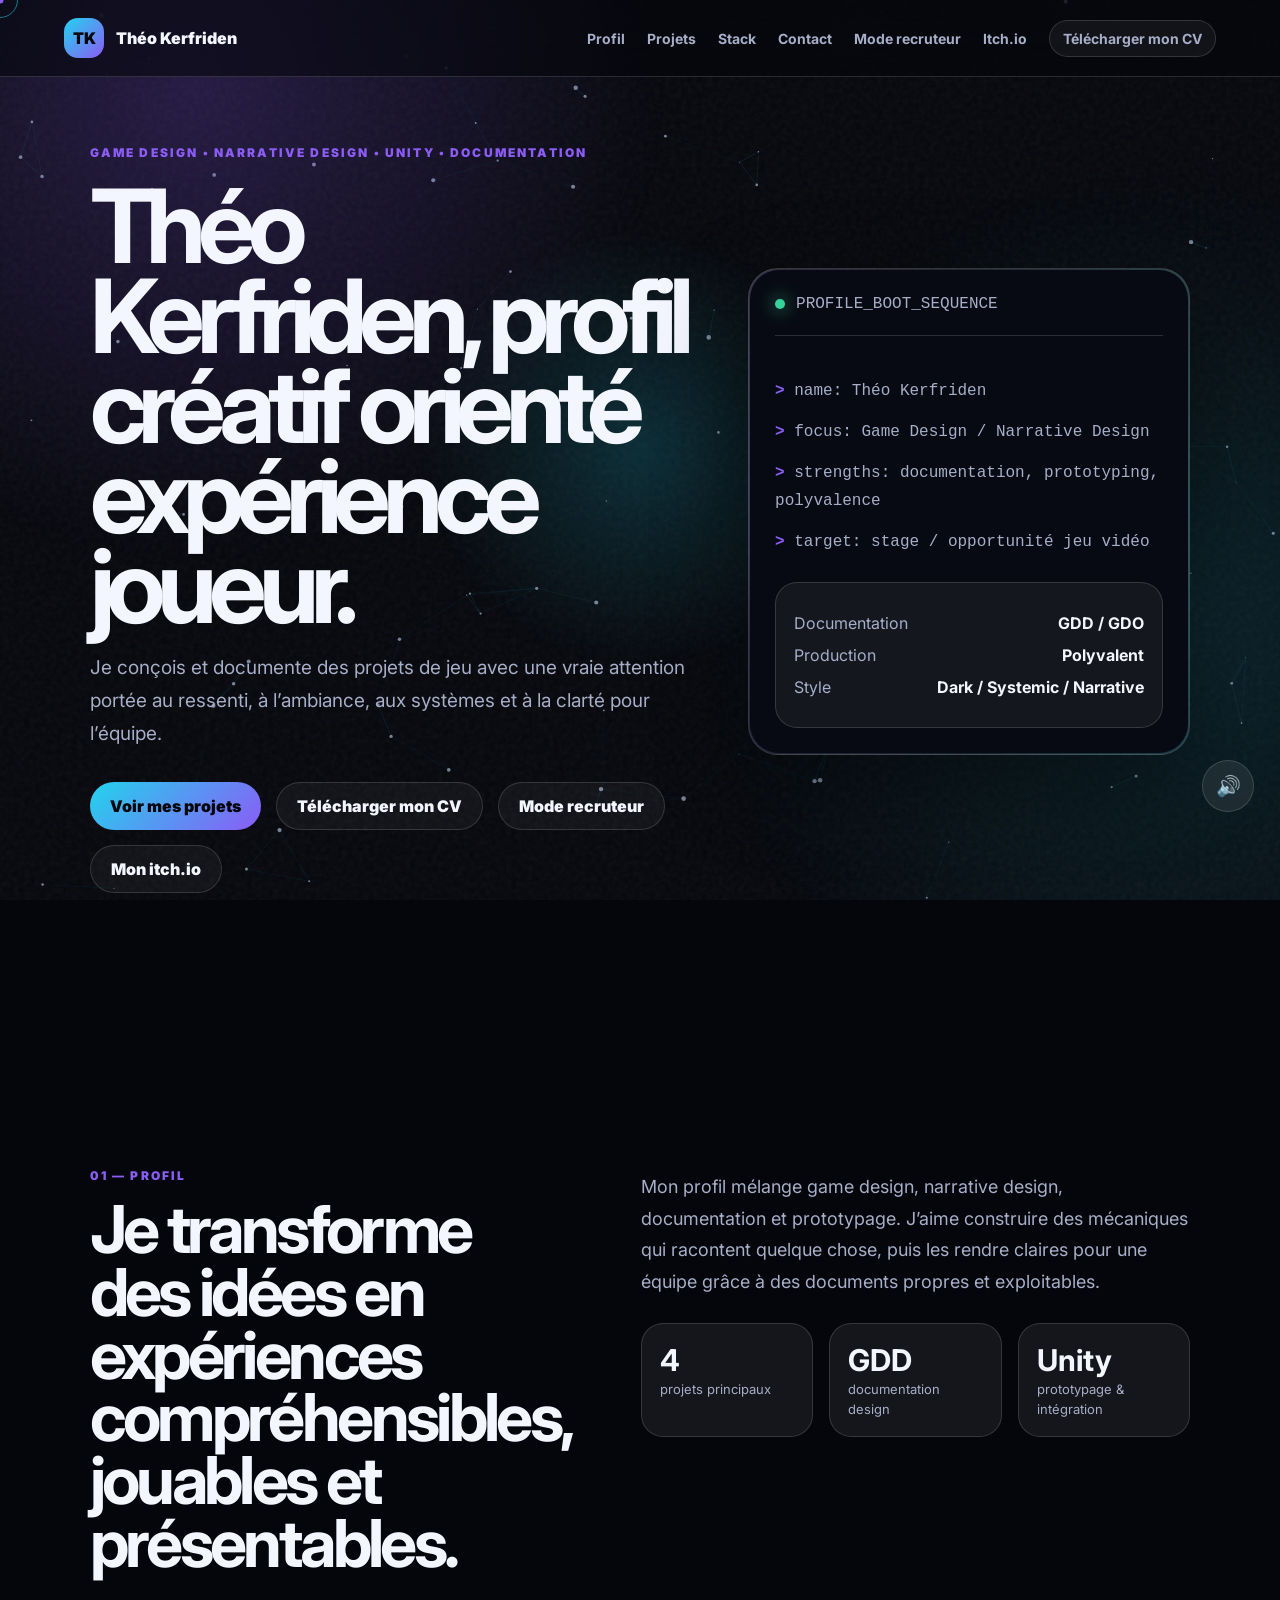
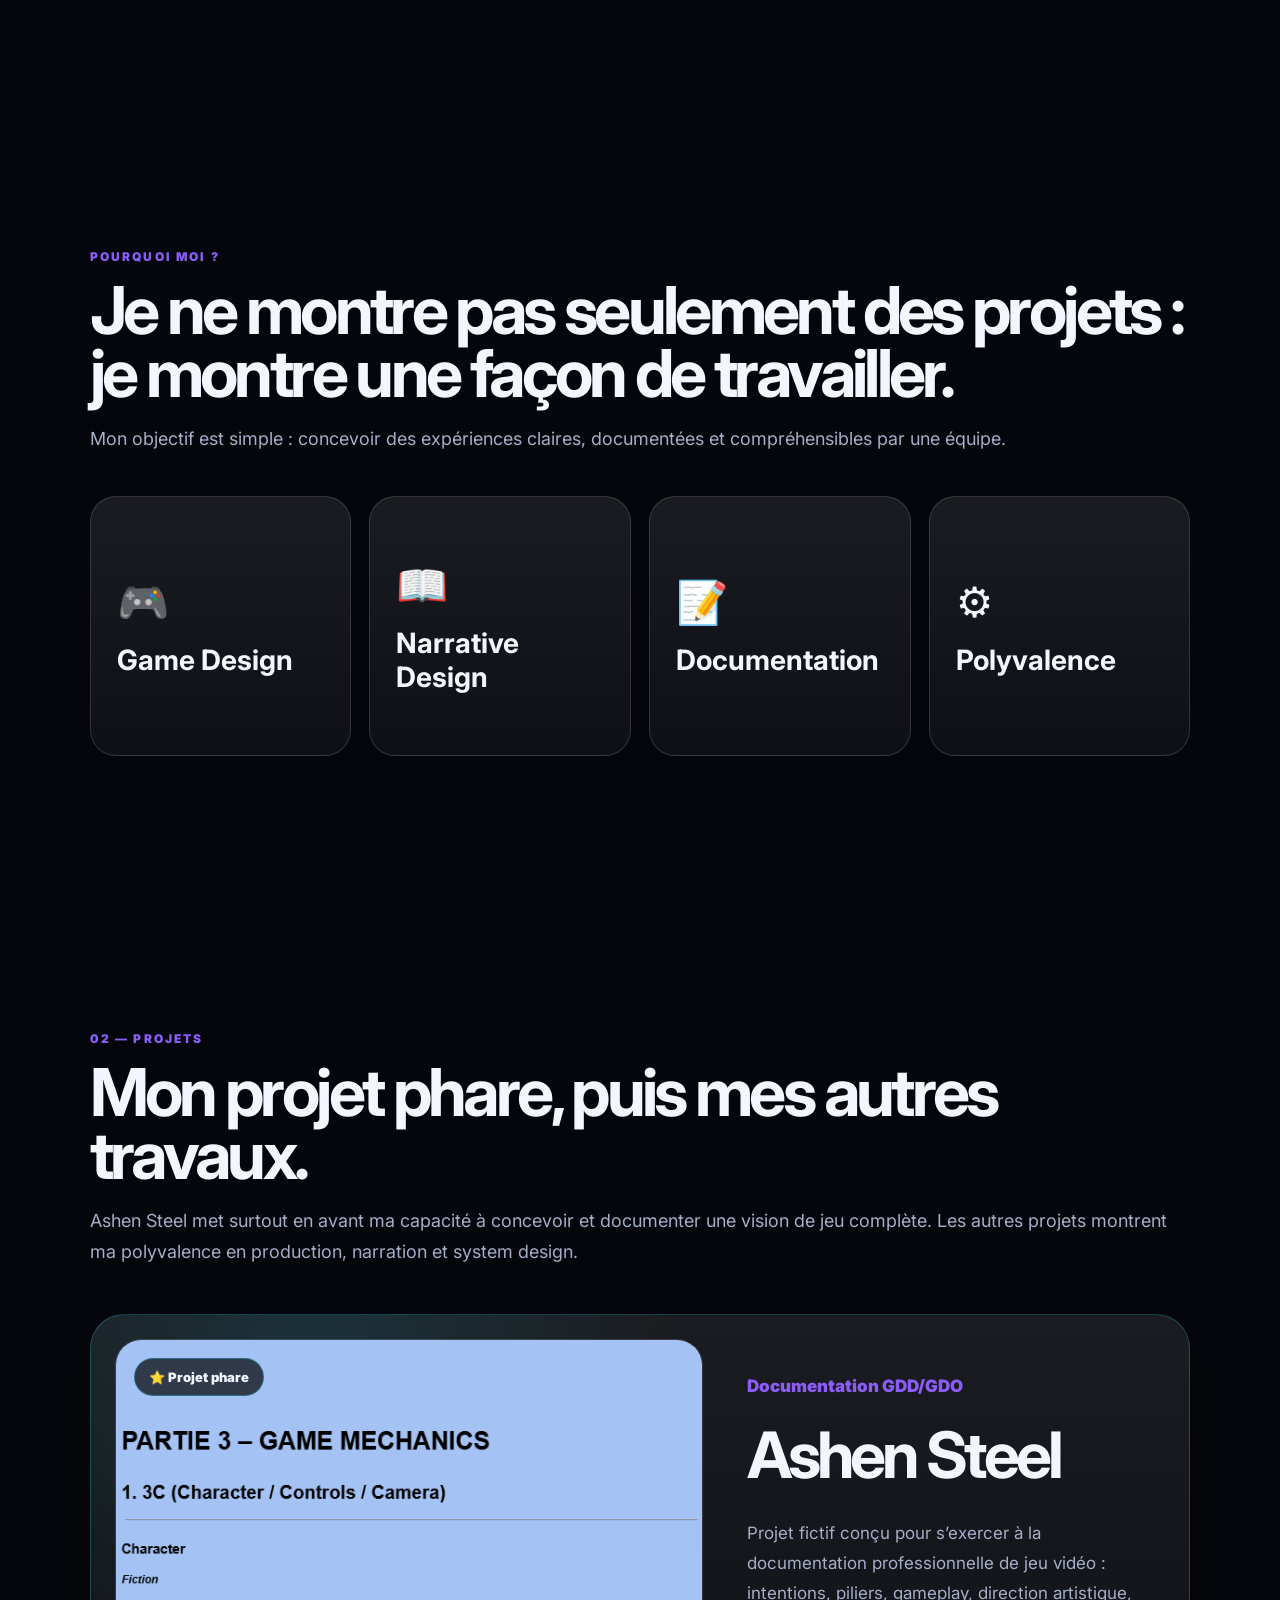
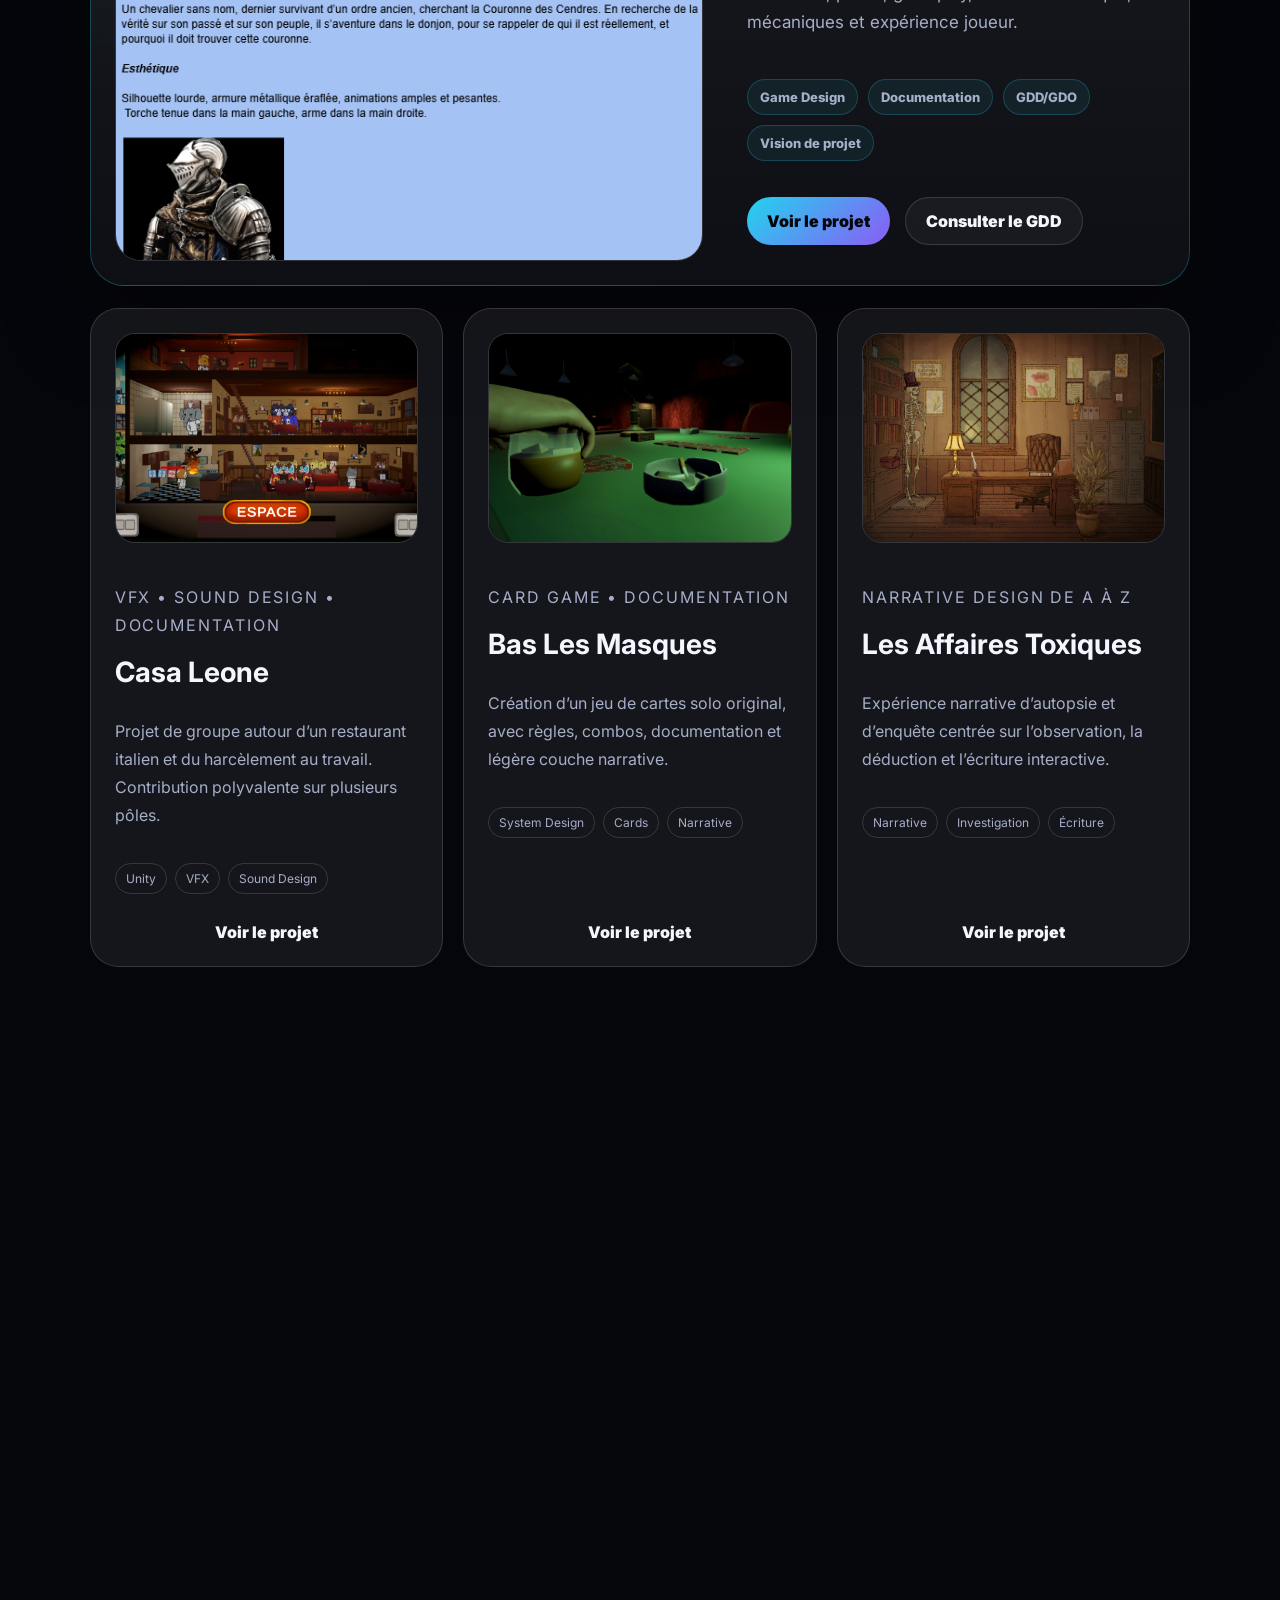
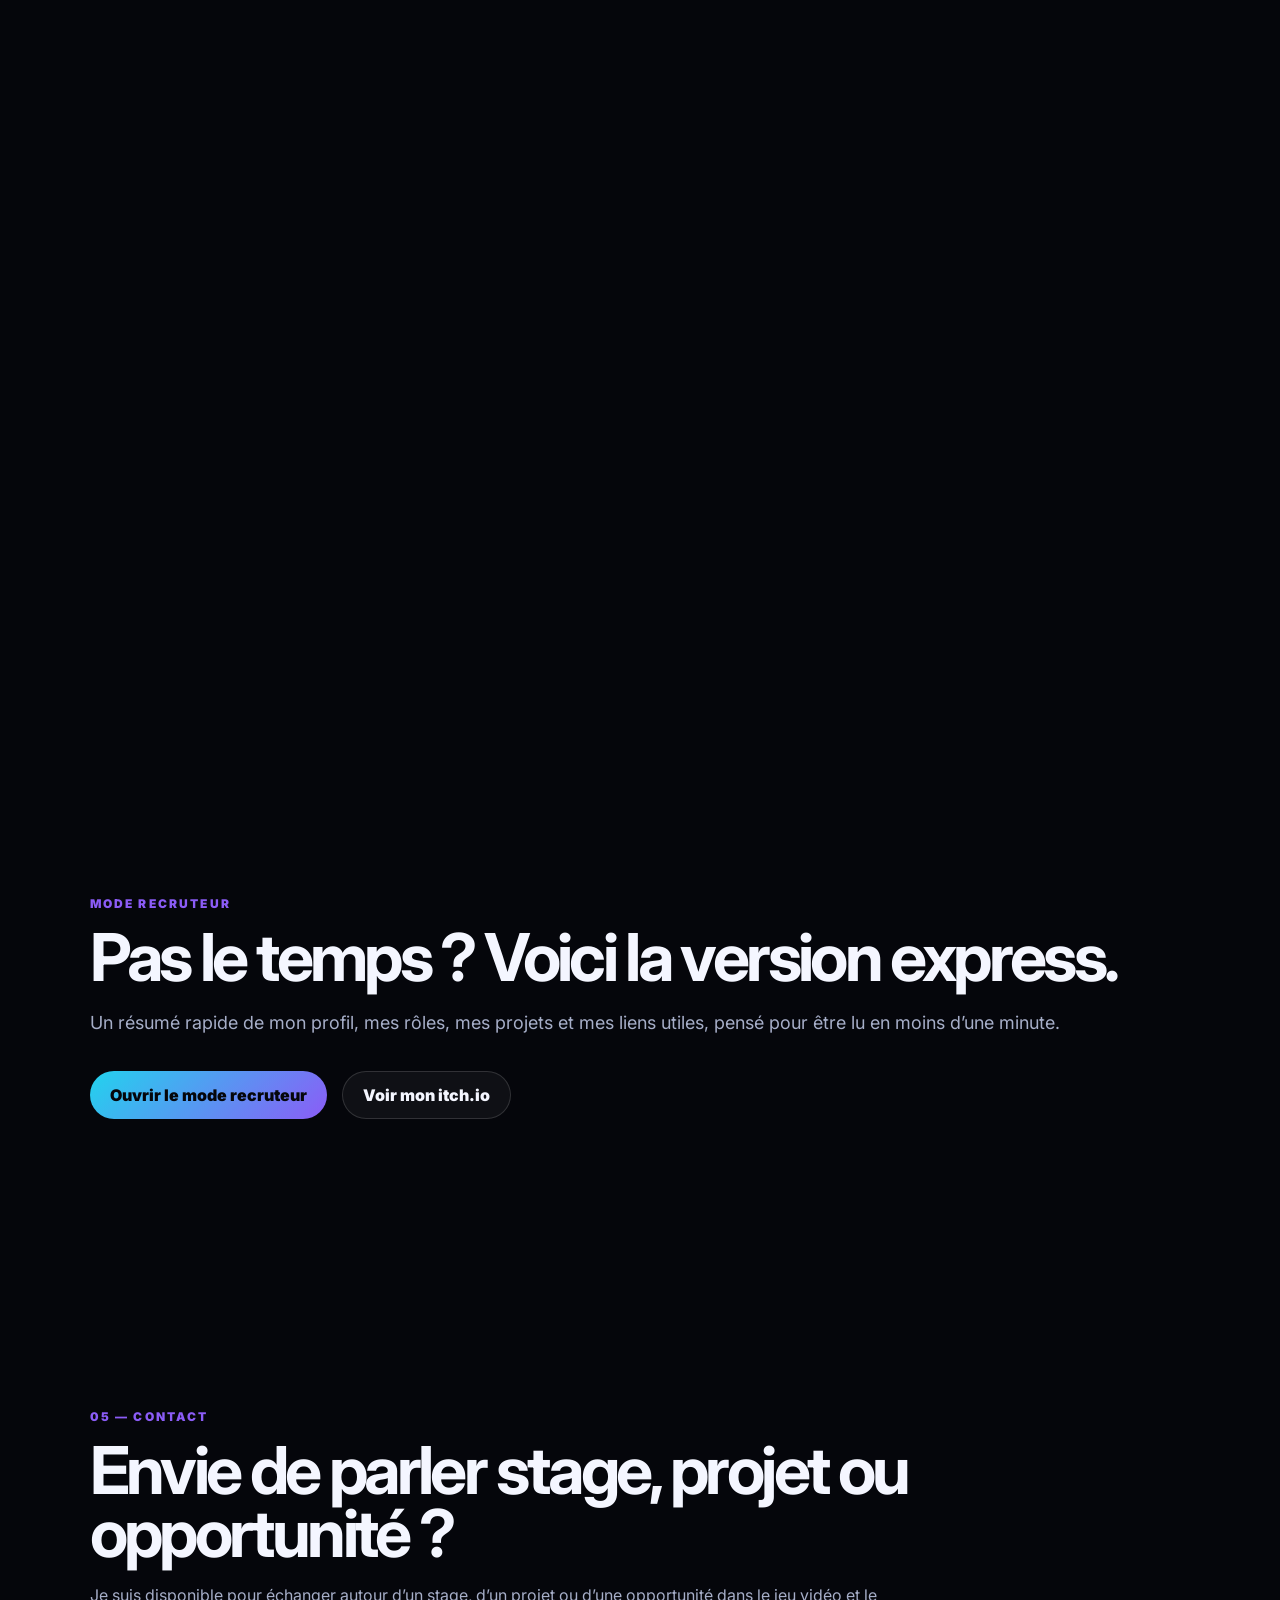
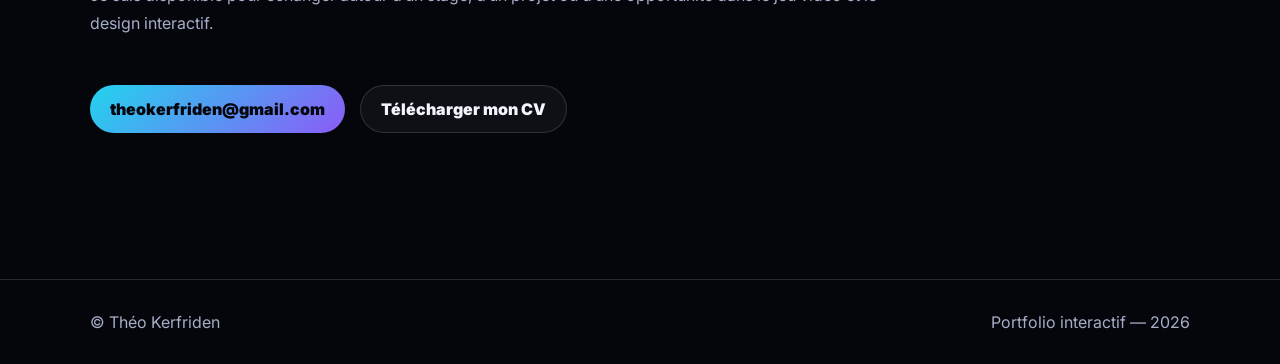
<file: index.html>
<!DOCTYPE html>
<html lang="fr">
<head>
  <meta charset="UTF-8"/>
  <meta name="viewport" content="width=device-width, initial-scale=1.0"/>
  <title>Théo Kerfriden — Portfolio Game Design</title>
  <link rel="stylesheet" href="style.css"/>
</head>
<body>
  <div class="boot-overlay">
    <div class="boot-box">
      <p class="boot-line">BOOTING PORTFOLIO...</p>
      <p class="boot-line">Loading projects...</p>
      <p class="boot-line">Loading documentation...</p>
      <p class="boot-line">Loading game design...</p>
      <h2>THÉO KERFRIDEN</h2>
    </div>
  </div>
  <canvas id="bg"></canvas><div class="noise"></div><div class="glow"></div>
  <div class="cursor-dot"></div><div class="cursor-ring"></div>
  <header class="navbar">
    <a class="brand" href="#top"><span class="brand-mark">TK</span><span>Théo Kerfriden</span></a>
    <nav>
      <a href="#about">Profil</a>
      <a href="#projects">Projets</a>
      <a href="index.html#stack">Stack</a>
      <a href="#contact">Contact</a>
      <a href="recruiter.html">Mode recruteur</a>
      <a href="https://dearpico.itch.io" target="_blank" rel="noopener">Itch.io</a>
      <a class="cv-pill magnetic" href="https://dearpico.github.io/portfolio/cv-theo-kerfriden.pdf" download="CV-Theo-Kerfriden.pdf" data-cv-download>Télécharger mon CV</a>
    </nav>
  </header>
  <main>
<section id="top" class="hero section">
  <div class="reveal">
    <p class="eyebrow">Game Design • Narrative Design • Unity • Documentation</p>
    <h1>Théo Kerfriden, profil créatif orienté expérience joueur.</h1>
    <p class="hero-text">Je conçois et documente des projets de jeu avec une vraie attention portée au ressenti, à l’ambiance, aux systèmes et à la clarté pour l’équipe.</p>
    <div class="actions">
      <a class="btn primary magnetic" href="#projects">Voir mes projets</a>
      <a class="btn ghost magnetic" href="https://dearpico.github.io/portfolio/cv-theo-kerfriden.pdf" download="CV-Theo-Kerfriden.pdf" data-cv-download>Télécharger mon CV</a>
      <a class="btn ghost magnetic" href="recruiter.html">Mode recruteur</a>
      <a class="btn ghost magnetic" href="https://dearpico.itch.io" target="_blank" rel="noopener">Mon itch.io</a>
    </div>
  </div>
  <aside class="hero-panel reveal">
    <div class="panel-content">
      <div class="panel-head"><span class="status"></span><span>PROFILE_BOOT_SEQUENCE</span></div>
      <div class="terminal">
        <p><b>&gt;</b> name: Théo Kerfriden</p>
        <p><b>&gt;</b> focus: Game Design / Narrative Design</p>
        <p><b>&gt;</b> strengths: documentation, prototyping, polyvalence</p>
        <p><b>&gt;</b> target: stage / opportunité jeu vidéo</p>
      </div>
      <div class="xp-card">
        <div class="xp-row"><span>Documentation</span><strong>GDD / GDO</strong></div>
        <div class="xp-row"><span>Production</span><strong>Polyvalent</strong></div>
        <div class="xp-row"><span>Style</span><strong>Dark / Systemic / Narrative</strong></div>
      </div>
    </div>
  </aside>
</section>

<section id="about" class="section split">
  <div class="reveal">
    <p class="eyebrow">01 — Profil</p>
    <h2>Je transforme des idées en expériences compréhensibles, jouables et présentables.</h2>
  </div>
  <div class="reveal">
    <p class="lead">Mon profil mélange game design, narrative design, documentation et prototypage. J’aime construire des mécaniques qui racontent quelque chose, puis les rendre claires pour une équipe grâce à des documents propres et exploitables.</p>
    <div class="stat-grid">
      <div class="stat"><strong>4</strong><span>projets principaux</span></div>
      <div class="stat"><strong>GDD</strong><span>documentation design</span></div>
      <div class="stat"><strong>Unity</strong><span>prototypage & intégration</span></div>
    </div>
  </div>
</section>


<section id="why-me" class="section">
  <div class="reveal">
    <p class="eyebrow">Pourquoi moi ?</p>
    <h2>Je ne montre pas seulement des projets : je montre une façon de travailler.</h2>
    <p class="lead">Mon objectif est simple : concevoir des expériences claires, documentées et compréhensibles par une équipe.</p>
  </div>

  <div class="why-grid">
    <article class="why-card reveal">
      <div class="why-front"><span>🎮</span><h3>Game Design</h3></div>
      <div class="why-back"><p>J’aime créer des mécaniques qui ont une intention claire et qui produisent une émotion chez le joueur.</p></div>
    </article>

    <article class="why-card reveal">
      <div class="why-front"><span>📖</span><h3>Narrative Design</h3></div>
      <div class="why-back"><p>Je construis des univers, des dialogues et des indices qui accompagnent naturellement la progression du joueur.</p></div>
    </article>

    <article class="why-card reveal">
      <div class="why-front"><span>📝</span><h3>Documentation</h3></div>
      <div class="why-back"><p>Une bonne idée doit pouvoir être comprise par toute une équipe. C’est pour ça que j’accorde beaucoup d’importance aux GDD, GDO et documents clairs.</p></div>
    </article>

    <article class="why-card reveal">
      <div class="why-front"><span>⚙️</span><h3>Polyvalence</h3></div>
      <div class="why-back"><p>Selon les besoins du projet, je peux aider en game design, narrative design, VFX, sound design, documentation ou support général.</p></div>
    </article>
  </div>
</section>


<section id="projects" class="section">
  <div class="reveal">
    <p class="eyebrow">02 — Projets</p>
    <h2>Mon projet phare, puis mes autres travaux.</h2>
    <p class="lead">Ashen Steel met surtout en avant ma capacité à concevoir et documenter une vision de jeu complète. Les autres projets montrent ma polyvalence en production, narration et system design.</p>
  </div>

  <div class="featured-project reveal">
    <div class="featured-img">
      <img src="assets/ashen-steel-real.png" alt="Aperçu Ashen Steel">
      <span class="featured-badge">⭐ Projet phare</span>
    </div>
    <div class="featured-content">
      <p class="project-role">Documentation GDD/GDO</p>
      <h3>Ashen Steel</h3>
      <p>Projet fictif conçu pour s’exercer à la documentation professionnelle de jeu vidéo : intentions, piliers, gameplay, direction artistique, mécaniques et expérience joueur.</p>
      <div class="featured-skills">
        <span>Game Design</span>
        <span>Documentation</span>
        <span>GDD/GDO</span>
        <span>Vision de projet</span>
      </div>
      <div class="actions">
        <a class="btn primary magnetic" href="projects/ashen-steel.html">Voir le projet</a>
        <a class="btn ghost magnetic" href="https://docs.google.com/document/d/1rggPiXTcussLAZMah241ooL0kE-piE_yaTrPBLrkFco/edit?usp=sharing" target="_blank" rel="noopener">Consulter le GDD</a>
      </div>
    </div>
  </div>

  <div class="secondary-project-grid">
    <a class="project-card tilt reveal" href="projects/casa-leone.html">
      <img src="assets/casa-leone-real.png" alt="Aperçu Casa Leone">
      <div class="project-card-body">
        <p class="role">VFX • Sound Design • Documentation</p>
        <h3>Casa Leone</h3>
        <p>Projet de groupe autour d’un restaurant italien et du harcèlement au travail. Contribution polyvalente sur plusieurs pôles.</p>
        <div class="tags"><span>Unity</span><span>VFX</span><span>Sound Design</span></div>
        <span class="btn mini">Voir le projet</span>
      </div>
    </a>

    <a class="project-card tilt reveal" href="projects/bas-les-masques.html">
      <img src="assets/bas-les-masques-real.png" alt="Aperçu Bas Les Masques">
      <div class="project-card-body">
        <p class="role">Card Game • Documentation</p>
        <h3>Bas Les Masques</h3>
        <p>Création d’un jeu de cartes solo original, avec règles, combos, documentation et légère couche narrative.</p>
        <div class="tags"><span>System Design</span><span>Cards</span><span>Narrative</span></div>
        <span class="btn mini">Voir le projet</span>
      </div>
    </a>

    <a class="project-card tilt reveal" href="projects/affaires-toxiques.html">
      <img src="assets/affaires-toxiques-real.png" alt="Aperçu Les Affaires Toxiques">
      <div class="project-card-body">
        <p class="role">Narrative Design de A à Z</p>
        <h3>Les Affaires Toxiques</h3>
        <p>Expérience narrative d’autopsie et d’enquête centrée sur l’observation, la déduction et l’écriture interactive.</p>
        <div class="tags"><span>Narrative</span><span>Investigation</span><span>Écriture</span></div>
        <span class="btn mini">Voir le projet</span>
      </div>
    </a>
  </div>
</section>


<section id="stack" class="section">
  <div class="reveal">
    <p class="eyebrow">03 — Stack</p>
    <h2>Outils et compétences que je peux apporter.</h2>
  </div>
  <div class="stack-grid reveal">
    <div class="stack-item">Unity</div><div class="stack-item">Unreal</div><div class="stack-item">Miro</div>
    <div class="stack-item">Photoshop</div><div class="stack-item">GDD/GDO</div><div class="stack-item">Narration</div>
  </div>
</section>

<section class="section split">
  <div class="reveal">
    <p class="eyebrow">04 — Parcours</p>
    <h2>Une progression autour du design, de la documentation et de la production.</h2>
  </div>
  <div class="timeline reveal">
    <div class="timeline-item"><h3>Documentation de projet</h3><p>Structurer des idées de jeu en GDD, GDO, one page, pitch et intentions claires.</p></div>
    <div class="timeline-item"><h3>Projets de groupe</h3><p>Contribuer à plusieurs pôles : VFX, sound design, documentation, aide générale et support design.</p></div>
    <div class="timeline-item"><h3>Narrative design</h3><p>Créer des univers, indices, dialogues, fins et expériences narratives interactives.</p></div>
  </div>
</section>


<section id="recruiter-preview" class="section recruiter-preview">
  <div class="reveal">
    <p class="eyebrow">Mode recruteur</p>
    <h2>Pas le temps ? Voici la version express.</h2>
    <p class="lead">Un résumé rapide de mon profil, mes rôles, mes projets et mes liens utiles, pensé pour être lu en moins d’une minute.</p>
    <div class="actions">
      <a class="btn primary magnetic" href="recruiter.html">Ouvrir le mode recruteur</a>
      <a class="btn ghost magnetic" href="https://dearpico.itch.io" target="_blank" rel="noopener">Voir mon itch.io</a>
    </div>
  </div>
</section>

<section id="contact" class="section contact reveal">
  <p class="eyebrow">05 — Contact</p>
  <h2>Envie de parler stage, projet ou opportunité ?</h2>
  <p>Je suis disponible pour échanger autour d’un stage, d’un projet ou d’une opportunité dans le jeu vidéo et le design interactif.</p>
  <div class="actions">
    <a class="btn primary magnetic" href="mailto:theokerfriden@gmail.com">theokerfriden@gmail.com</a>
    <a class="btn ghost magnetic" href="https://dearpico.github.io/portfolio/cv-theo-kerfriden.pdf" download="CV-Theo-Kerfriden.pdf" data-cv-download>Télécharger mon CV</a>
  </div>
</section>
</main>
  <footer class="footer"><span>© Théo Kerfriden</span><span>Portfolio interactif — 2026</span></footer>
  <button class="to-top magnetic" aria-label="Remonter en haut">↑</button>
  <script src="script.js"></script>
</body>
</html>
</file>
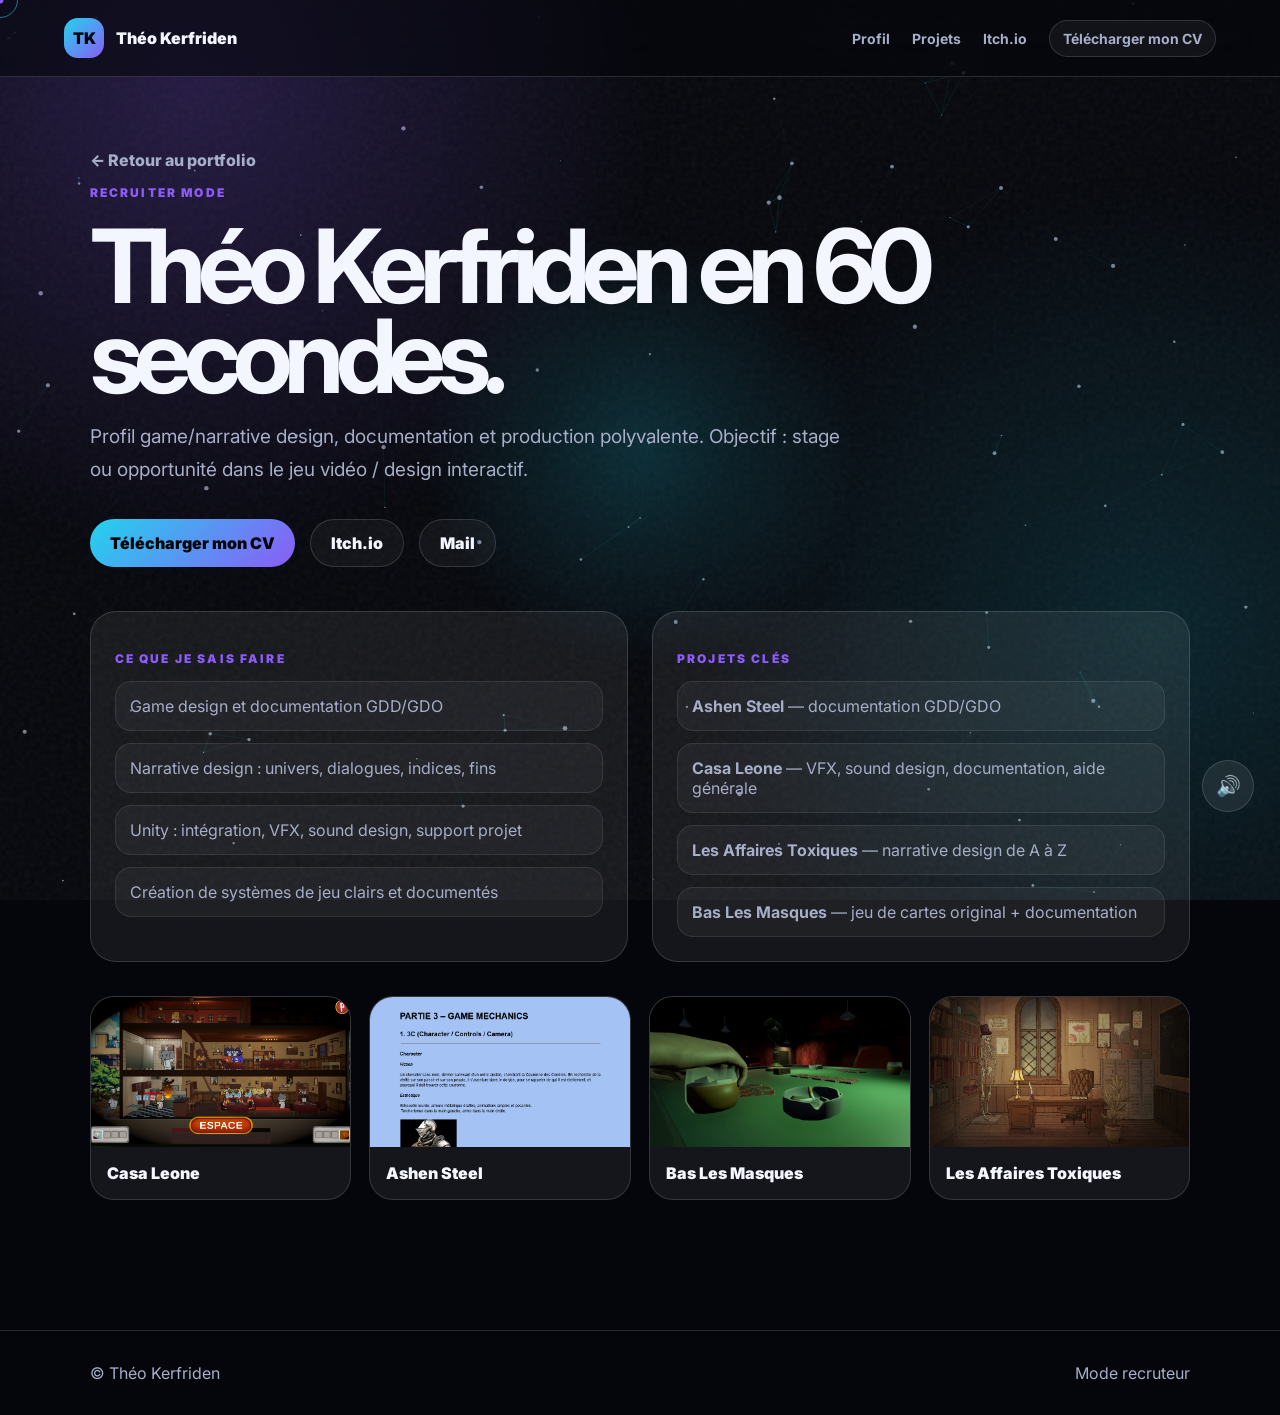
<file: recruiter.html>
<!DOCTYPE html>
<html lang="fr">
<head>
  <meta charset="UTF-8"/>
  <meta name="viewport" content="width=device-width, initial-scale=1.0"/>
  <title>Mode recruteur — Théo Kerfriden</title>
  <link rel="stylesheet" href="style.css"/>
</head>
<body>
  <canvas id="bg"></canvas><div class="noise"></div><div class="glow"></div>
  <div class="cursor-dot"></div><div class="cursor-ring"></div>
  <header class="navbar">
    <a class="brand" href="index.html"><span class="brand-mark">TK</span><span>Théo Kerfriden</span></a>
    <nav>
      <a href="index.html#about">Profil</a>
      <a href="index.html#projects">Projets</a>
      <a href="https://dearpico.itch.io" target="_blank" rel="noopener">Itch.io</a>
      <a class="cv-pill magnetic" href="https://dearpico.github.io/portfolio/cv-theo-kerfriden.pdf" download="CV-Theo-Kerfriden.pdf" data-cv-download>Télécharger mon CV</a>
    </nav>
  </header>
  <main>
<section class="section recruiter-page">
  <div class="reveal">
    <a class="back" href="index.html">← Retour au portfolio</a>
    <p class="eyebrow">Recruiter Mode</p>
    <h1>Théo Kerfriden en 60 secondes.</h1>
    <p class="hero-text">Profil game/narrative design, documentation et production polyvalente. Objectif : stage ou opportunité dans le jeu vidéo / design interactif.</p>
    <div class="actions">
      <a class="btn primary magnetic" href="https://dearpico.github.io/portfolio/cv-theo-kerfriden.pdf" download="CV-Theo-Kerfriden.pdf" data-cv-download>Télécharger mon CV</a>
      <a class="btn ghost magnetic" href="https://dearpico.itch.io" target="_blank" rel="noopener">Itch.io</a>
      <a class="btn ghost magnetic" href="mailto:theokerfriden@gmail.com">Mail</a>
    </div>
  </div>

  <div class="recruiter-grid reveal">
    <div class="info-box">
      <p class="eyebrow">Ce que je sais faire</p>
      <ul class="list">
        <li>Game design et documentation GDD/GDO</li>
        <li>Narrative design : univers, dialogues, indices, fins</li>
        <li>Unity : intégration, VFX, sound design, support projet</li>
        <li>Création de systèmes de jeu clairs et documentés</li>
      </ul>
    </div>
    <div class="info-box">
      <p class="eyebrow">Projets clés</p>
      <ul class="list">
        <li><strong>Ashen Steel</strong> — documentation GDD/GDO</li>
        <li><strong>Casa Leone</strong> — VFX, sound design, documentation, aide générale</li>
        <li><strong>Les Affaires Toxiques</strong> — narrative design de A à Z</li>
        <li><strong>Bas Les Masques</strong> — jeu de cartes original + documentation</li>
      </ul>
    </div>
  </div>

  <div class="mini-projects reveal">
    <a class="mini-card" href="projects/casa-leone.html"><img src="assets/casa-leone-real.png"><span>Casa Leone</span></a>
    <a class="mini-card" href="projects/ashen-steel.html"><img src="assets/ashen-steel-real.png"><span>Ashen Steel</span></a>
    <a class="mini-card" href="projects/bas-les-masques.html"><img src="assets/bas-les-masques-real.png"><span>Bas Les Masques</span></a>
    <a class="mini-card" href="projects/affaires-toxiques.html"><img src="assets/affaires-toxiques-real.png"><span>Les Affaires Toxiques</span></a>
  </div>
</section>
</main>
  <footer class="footer"><span>© Théo Kerfriden</span><span>Mode recruteur</span></footer>
  <button class="to-top magnetic" aria-label="Remonter en haut">↑</button>
  <script src="script.js"></script>
</body>
</html>
</file>
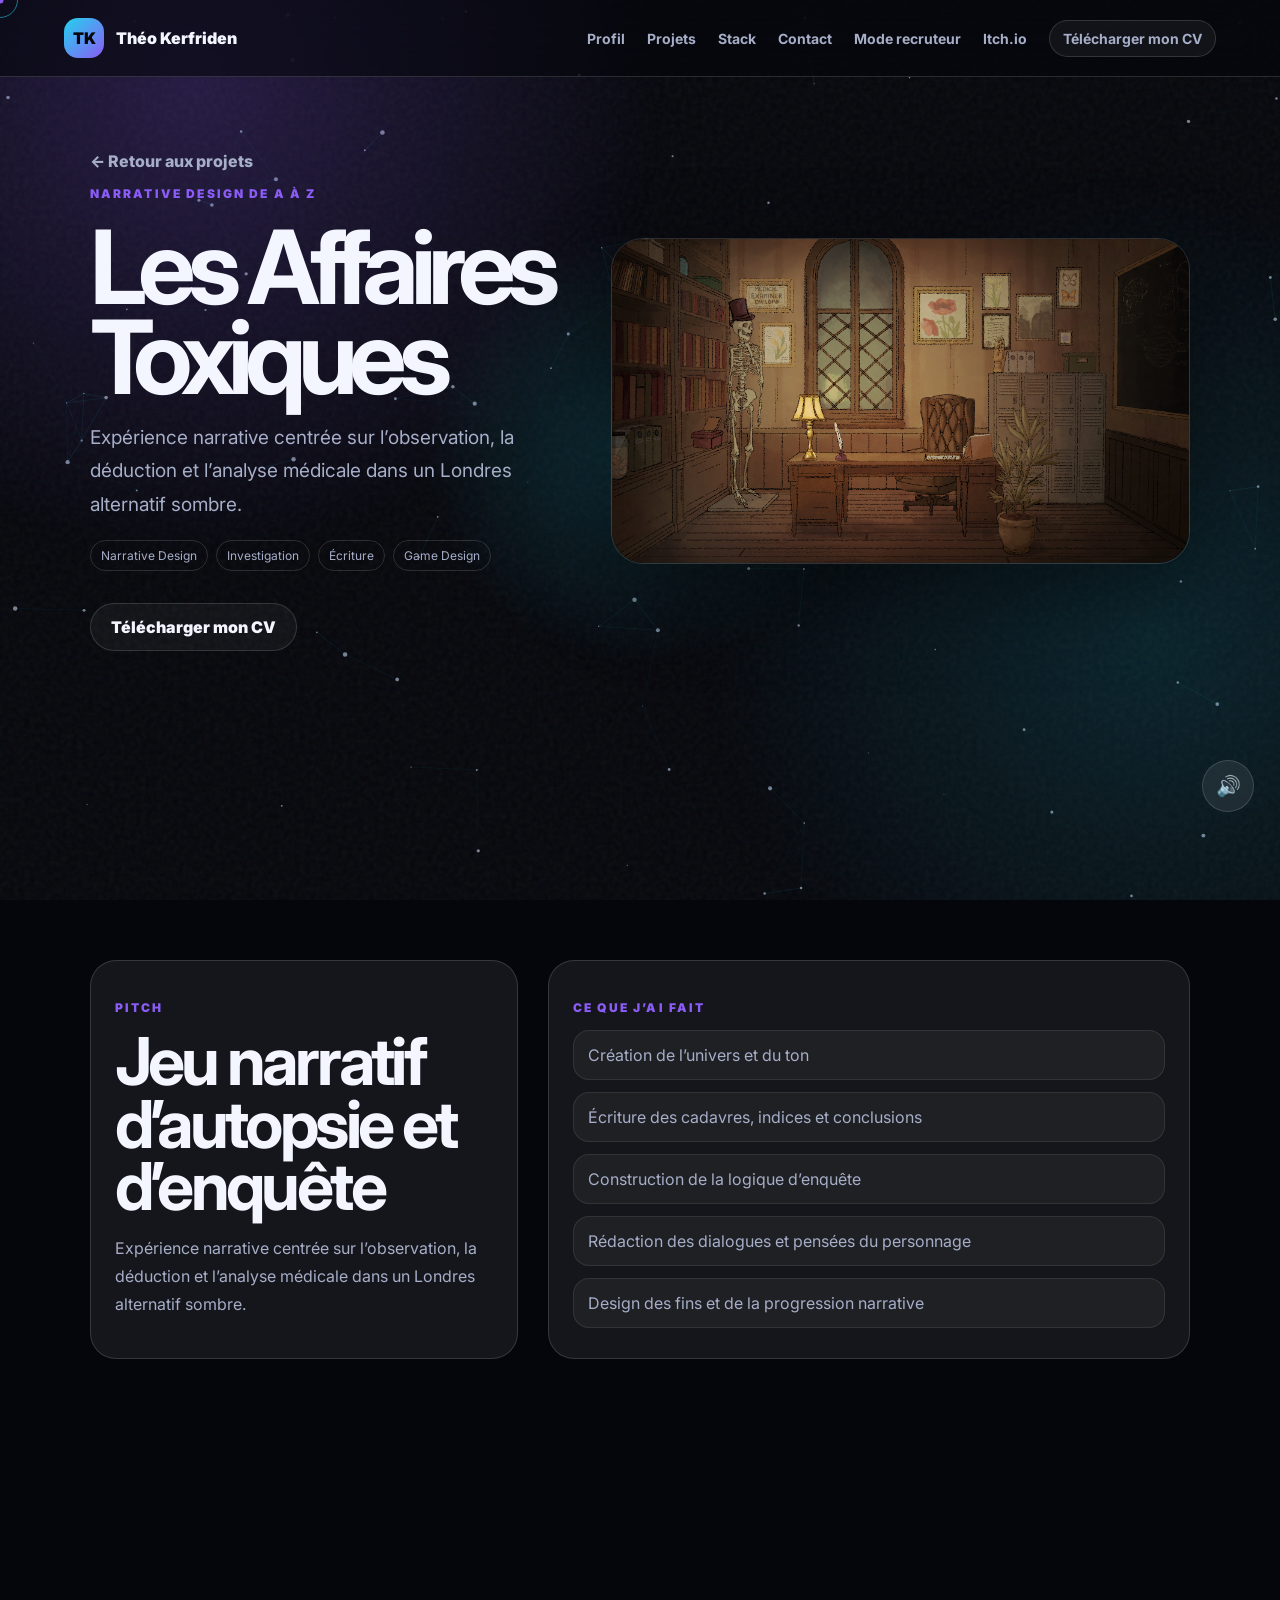
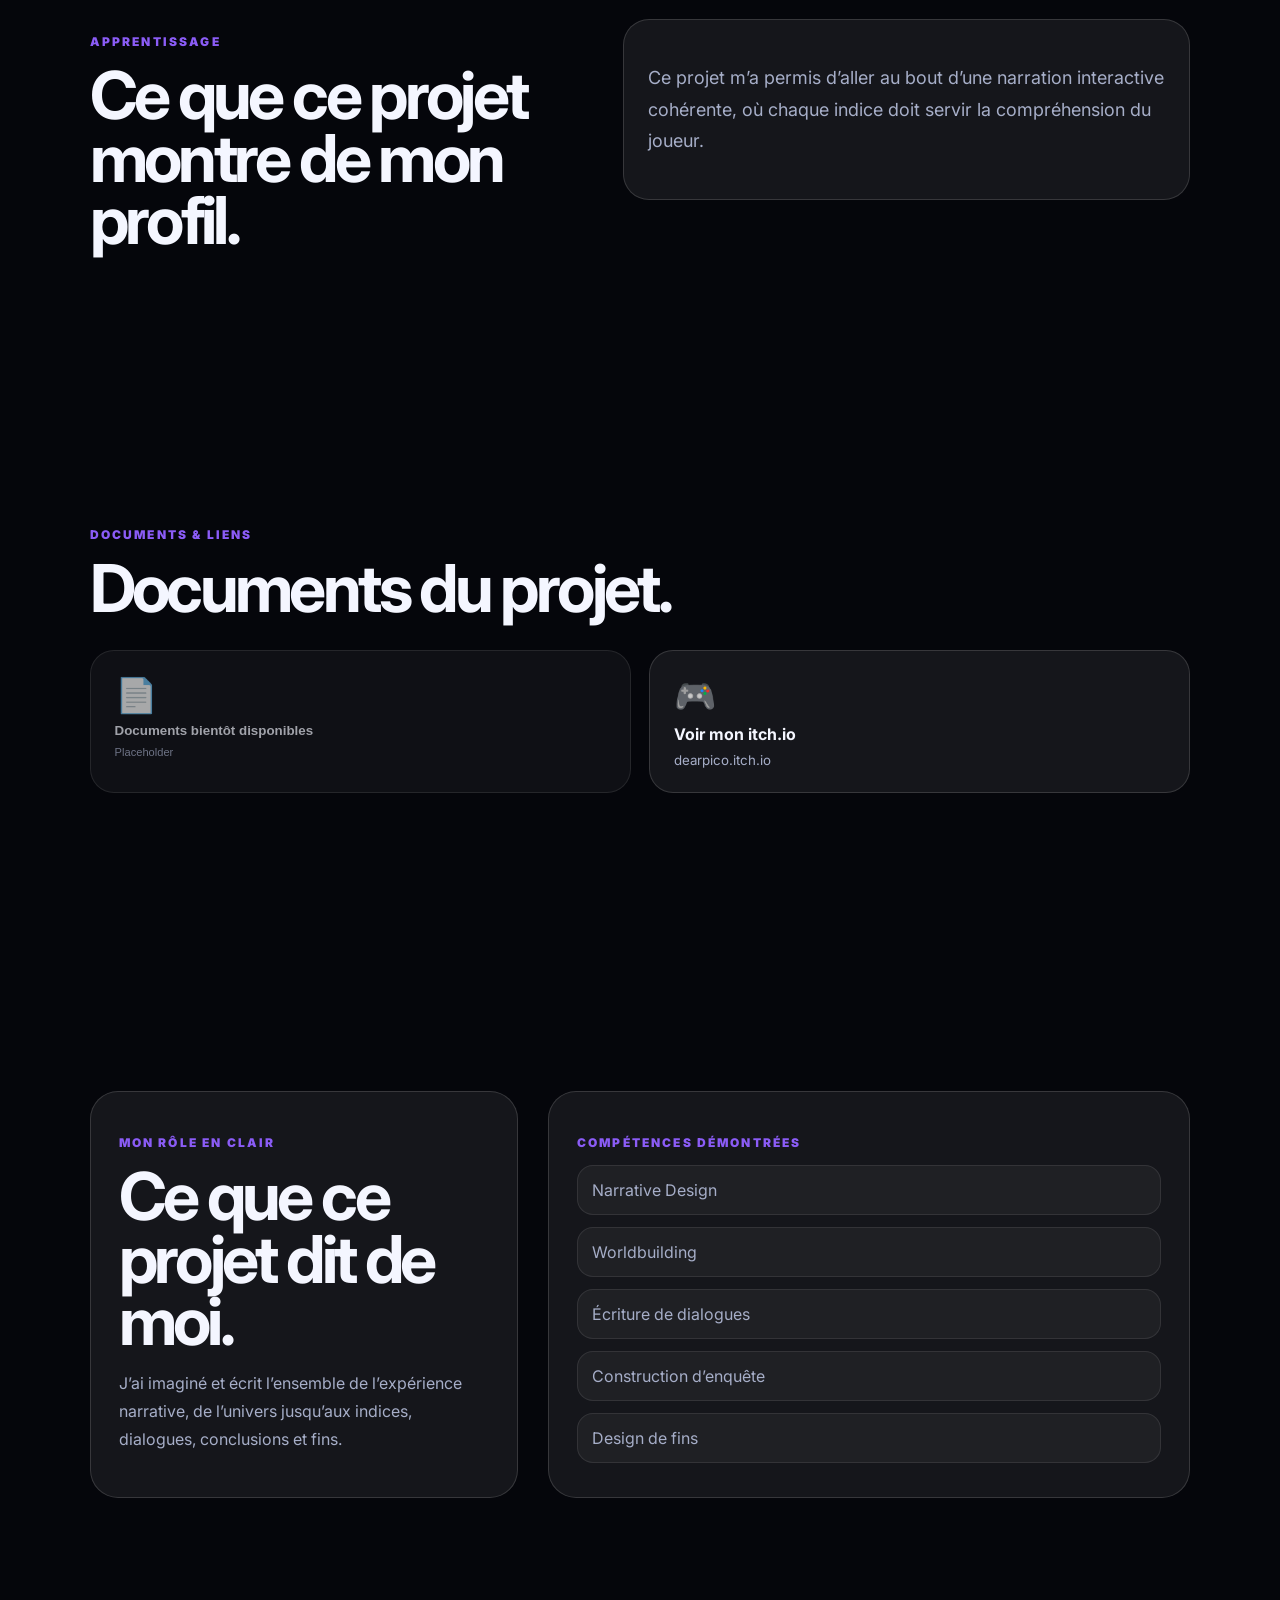
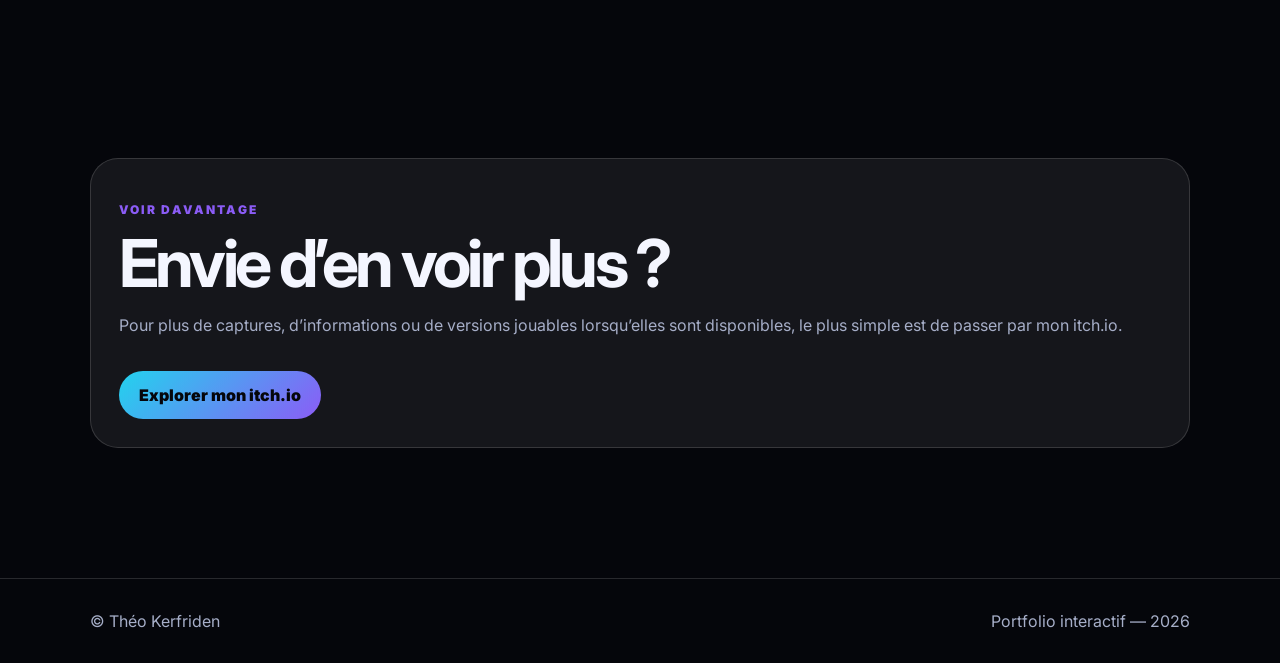
<file: projects/affaires-toxiques.html>
<!DOCTYPE html>
<html lang="fr">
<head>
  <meta charset="UTF-8"/>
  <meta name="viewport" content="width=device-width, initial-scale=1.0"/>
  <title>Les Affaires Toxiques — Théo Kerfriden</title>
  <link rel="stylesheet" href="../style.css"/>
</head>
<body>
  <canvas id="bg"></canvas><div class="noise"></div><div class="glow"></div>
  <div class="cursor-dot"></div><div class="cursor-ring"></div>
  <header class="navbar">
    <a class="brand" href="../index.html"><span class="brand-mark">TK</span><span>Théo Kerfriden</span></a>
    <nav>
      <a href="../index.html#about">Profil</a>
      <a href="../index.html">Projets</a>
      <a href="../index.html#stack">Stack</a>
      <a href="../index.html#contact">Contact</a>
      <a href="../recruiter.html">Mode recruteur</a>
      <a href="https://dearpico.itch.io" target="_blank" rel="noopener">Itch.io</a>
      <a class="cv-pill magnetic" href="https://dearpico.github.io/portfolio/cv-theo-kerfriden.pdf" download="CV-Theo-Kerfriden.pdf" data-cv-download>Télécharger mon CV</a>
    </nav>
  </header>
  <main>
    <section class="project-hero section">
      <div class="reveal">
        <a class="back" href="../index.html">← Retour aux projets</a>
        <p class="eyebrow">Narrative Design de A à Z</p>
        <h1>Les Affaires Toxiques</h1>
        <p class="hero-text">Expérience narrative centrée sur l’observation, la déduction et l’analyse médicale dans un Londres alternatif sombre.</p>
        <div class="tags"><span>Narrative Design</span><span>Investigation</span><span>Écriture</span><span>Game Design</span></div>
        <div class="actions">
          <a class="btn ghost magnetic" href="https://dearpico.github.io/portfolio/cv-theo-kerfriden.pdf" download="CV-Theo-Kerfriden.pdf" data-cv-download>Télécharger mon CV</a>
        </div>
      </div>
      <img class="reveal tilt" src="../assets/affaires-toxiques-real.png" alt="Aperçu Les Affaires Toxiques">
    </section>
    <section class="section">
      <div class="info-grid">
        <div class="info-box reveal">
          <p class="eyebrow">Pitch</p>
          <h2>Jeu narratif d’autopsie et d’enquête</h2>
          <p>Expérience narrative centrée sur l’observation, la déduction et l’analyse médicale dans un Londres alternatif sombre.</p>
        </div>
        <div class="info-box reveal">
          <p class="eyebrow">Ce que j’ai fait</p>
          <ul class="list"><li>Création de l’univers et du ton</li><li>Écriture des cadavres, indices et conclusions</li><li>Construction de la logique d’enquête</li><li>Rédaction des dialogues et pensées du personnage</li><li>Design des fins et de la progression narrative</li></ul>
        </div>
      </div>
    </section>
    <section class="section split">
      <div class="reveal">
        <p class="eyebrow">Apprentissage</p>
        <h2>Ce que ce projet montre de mon profil.</h2>
      </div>
      <div class="info-box reveal">
        <p class="lead">Ce projet m’a permis d’aller au bout d’une narration interactive cohérente, où chaque indice doit servir la compréhension du joueur.</p>
      </div>
    </section>
    
    <section class="section project-docs">
      <div class="reveal">
        <p class="eyebrow">Documents & liens</p>
        <h2>Documents du projet.</h2>
        <div class="doc-grid">
          <button class="doc-card disabled"><span>📄</span><strong>Documents bientôt disponibles</strong><small>Placeholder</small></button>
          <a class="doc-card magnetic" href="https://dearpico.itch.io" target="_blank" rel="noopener"><span>🎮</span><strong>Voir mon itch.io</strong><small>dearpico.itch.io</small></a>
        </div>
      </div>
    </section>
    
    <section class="section project-skills">
      <div class="info-grid">
        <div class="info-box reveal">
          <p class="eyebrow">Mon rôle en clair</p>
          <h2>Ce que ce projet dit de moi.</h2>
          <p>J’ai imaginé et écrit l’ensemble de l’expérience narrative, de l’univers jusqu’aux indices, dialogues, conclusions et fins.</p>
        </div>
        <div class="info-box reveal">
          <p class="eyebrow">Compétences démontrées</p>
          <ul class="list"><li>Narrative Design</li><li>Worldbuilding</li><li>Écriture de dialogues</li><li>Construction d’enquête</li><li>Design de fins</li></ul>
        </div>
      </div>
    </section>

    <section class="section more-on-itch">
      <div class="reveal">
        <p class="eyebrow">Voir davantage</p>
        <h2>Envie d’en voir plus ?</h2>
        <p>Pour plus de captures, d’informations ou de versions jouables lorsqu’elles sont disponibles, le plus simple est de passer par mon itch.io.</p>
        <div class="actions">
          <a class="btn primary magnetic" href="https://dearpico.itch.io" target="_blank" rel="noopener">Explorer mon itch.io</a>
        </div>
      </div>
    </section>

  </main>
  <footer class="footer"><span>© Théo Kerfriden</span><span>Portfolio interactif — 2026</span></footer>
  <button class="to-top magnetic" aria-label="Remonter en haut">↑</button>
  <script src="../script.js"></script>
</body>
</html>
</file>
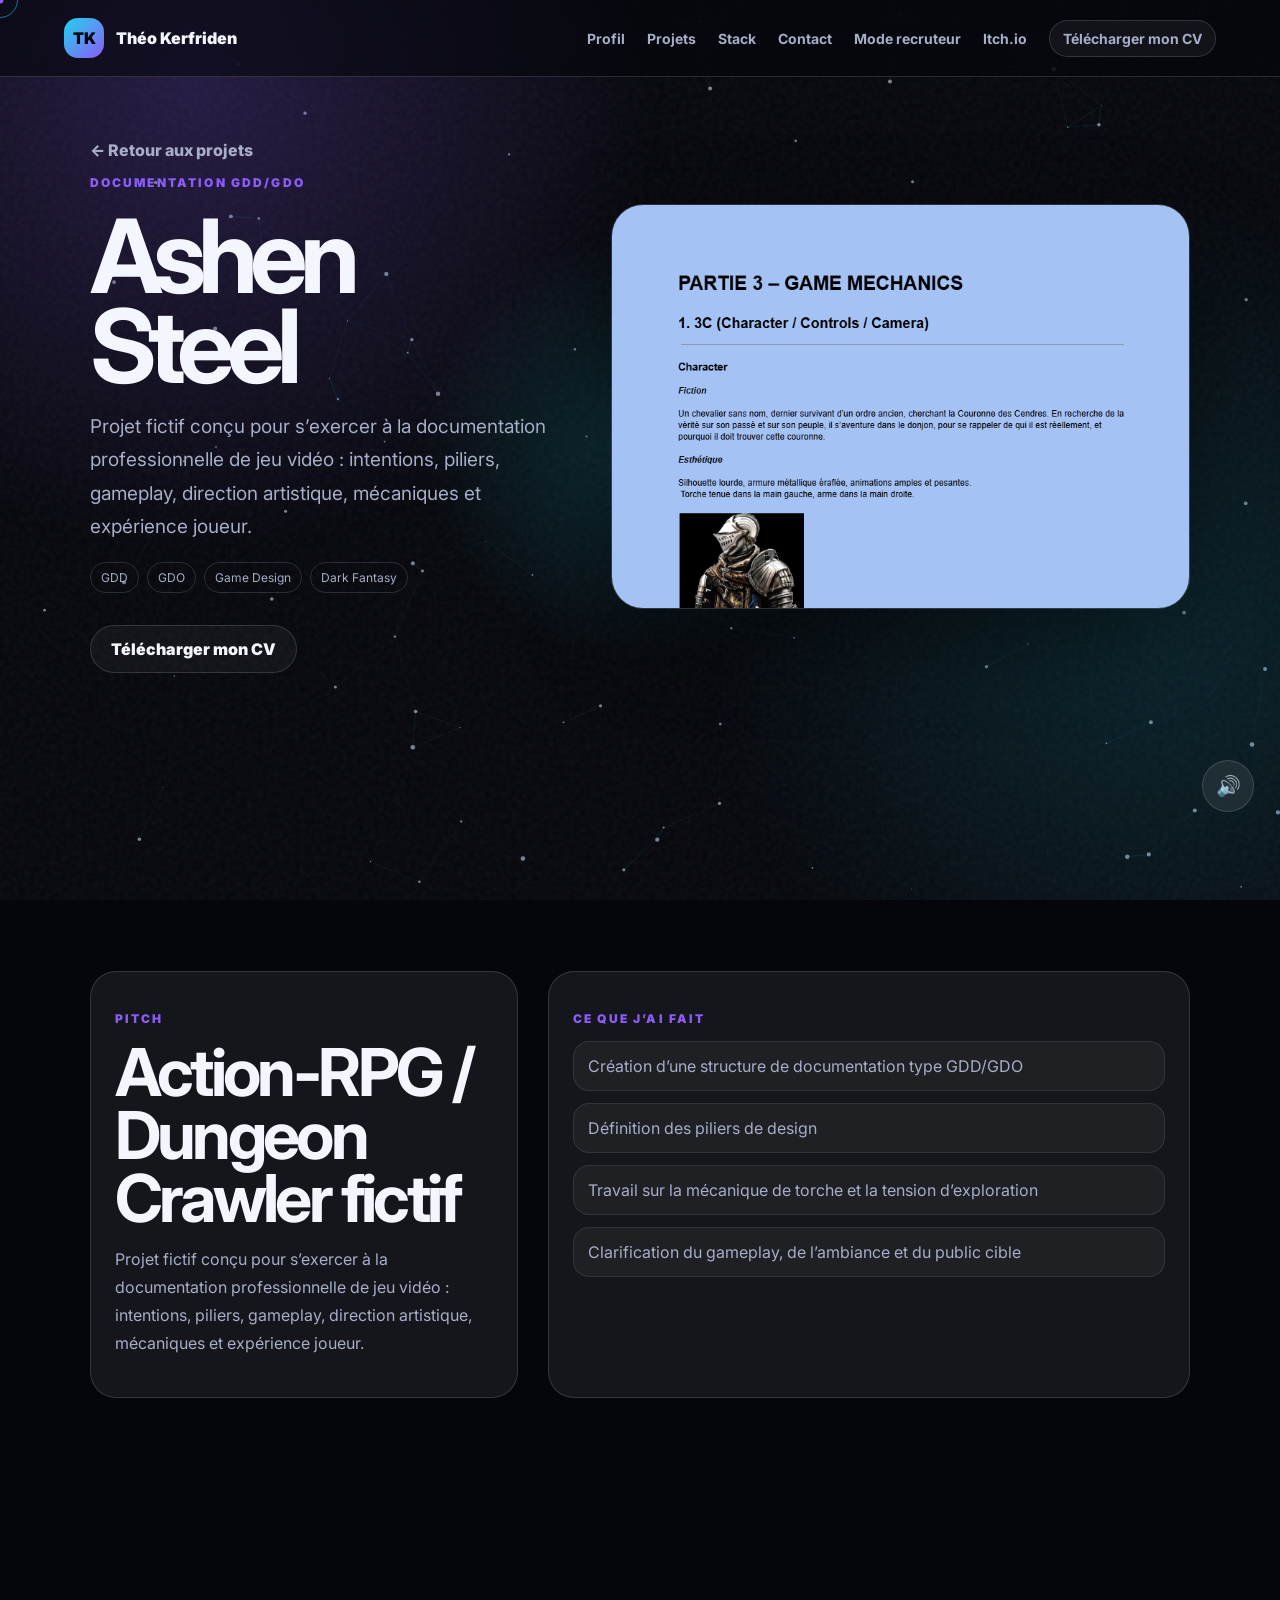
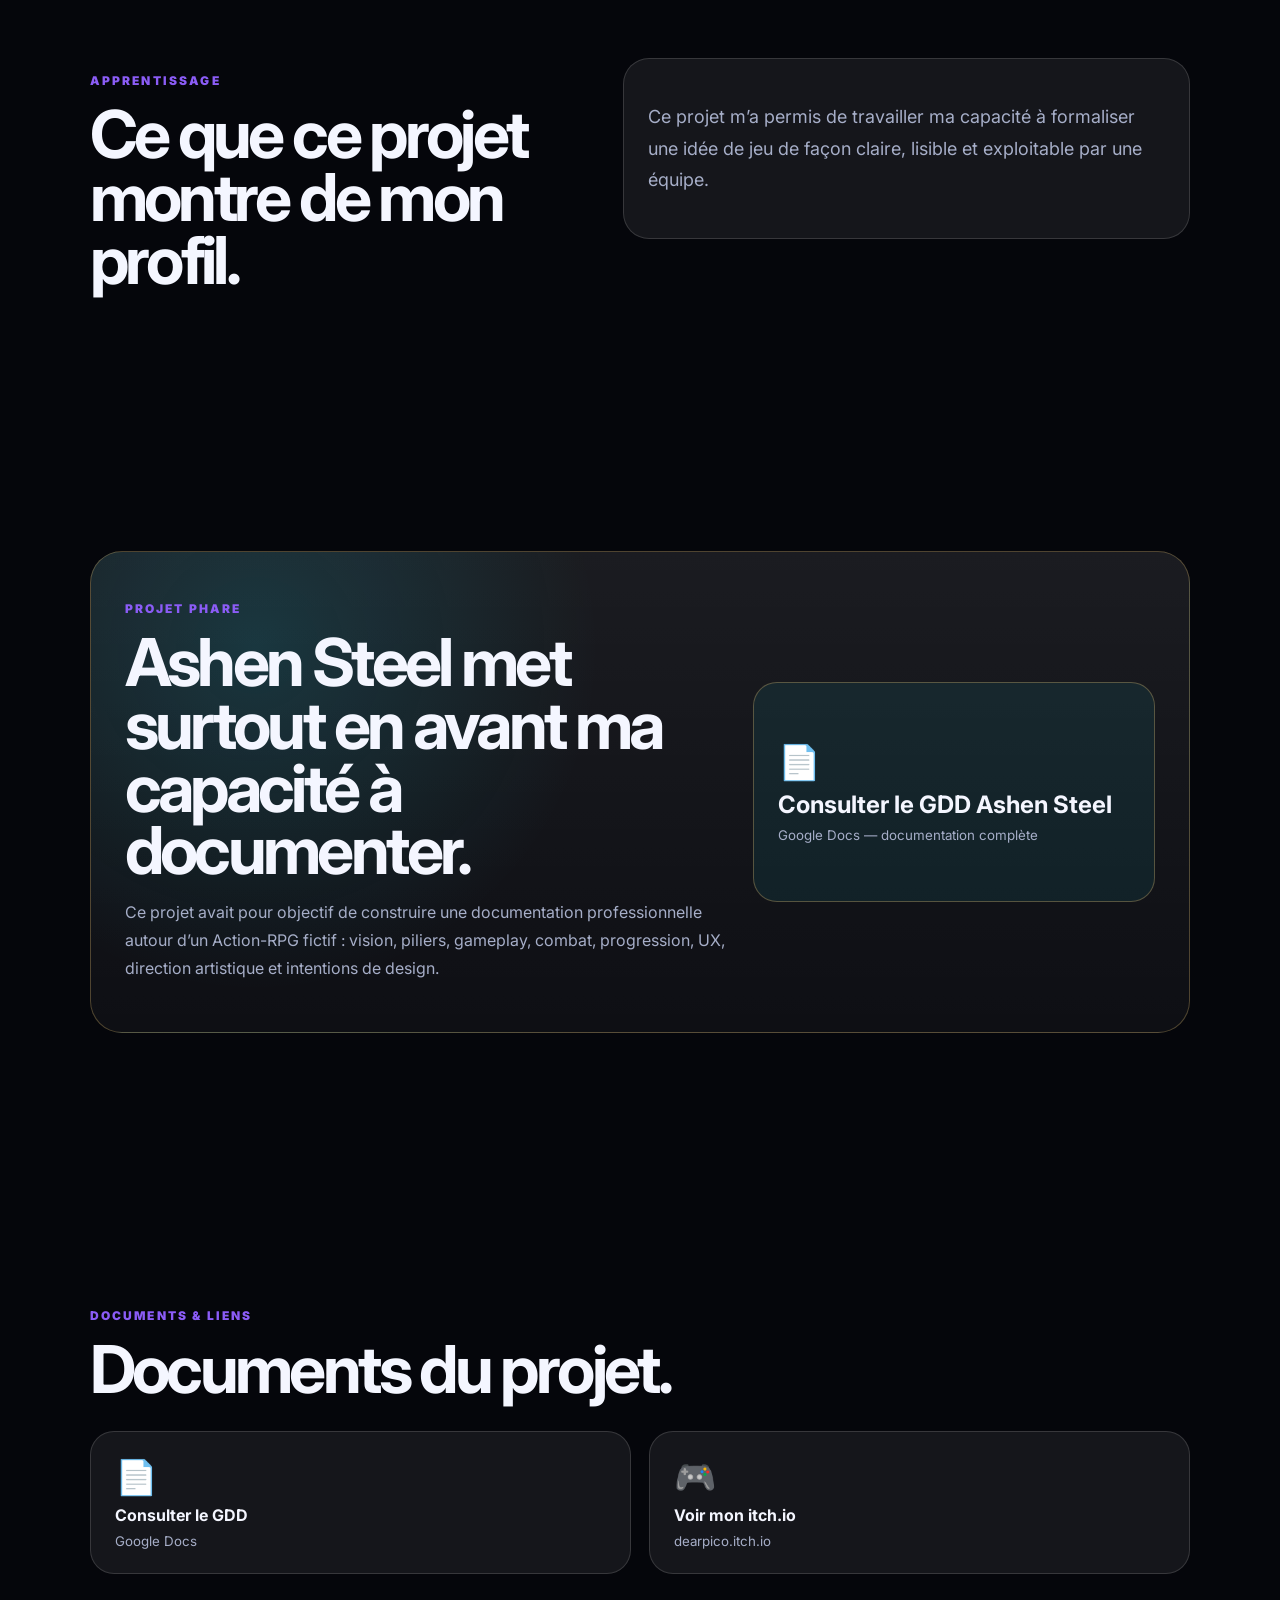
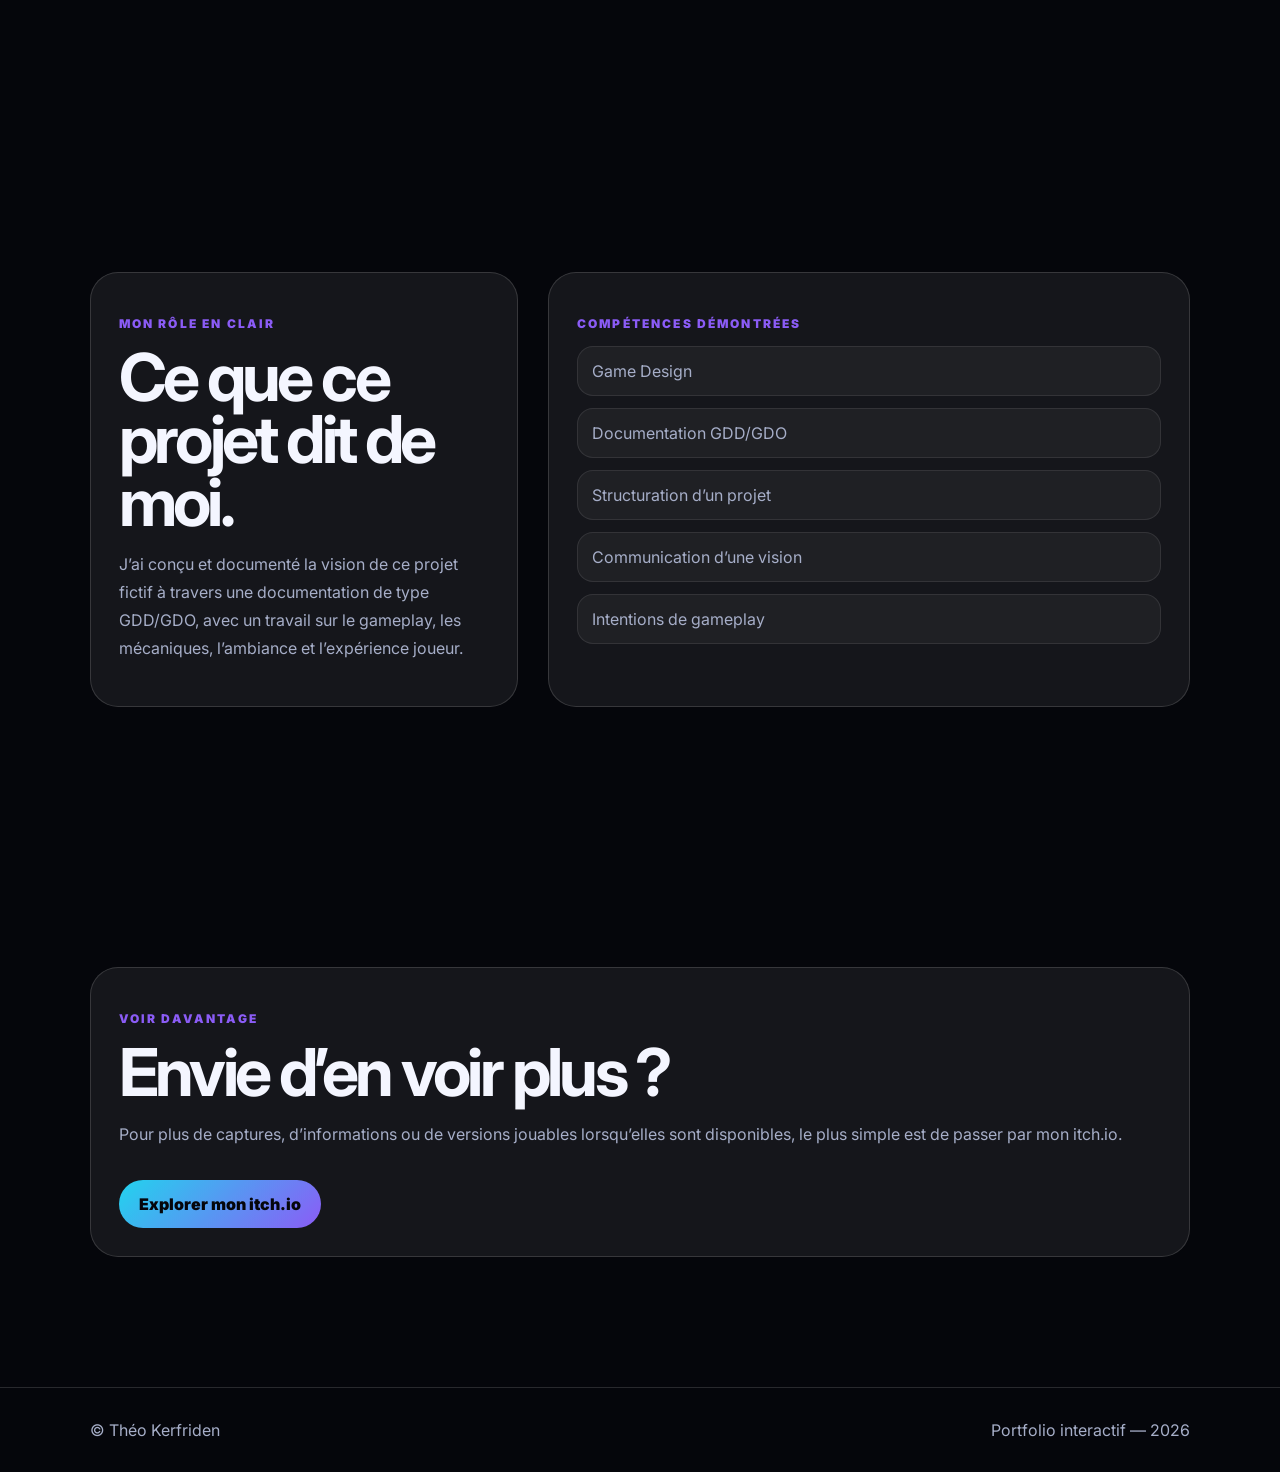
<file: projects/ashen-steel.html>
<!DOCTYPE html>
<html lang="fr">
<head>
  <meta charset="UTF-8"/>
  <meta name="viewport" content="width=device-width, initial-scale=1.0"/>
  <title>Ashen Steel — Théo Kerfriden</title>
  <link rel="stylesheet" href="../style.css"/>
</head>
<body>
  <canvas id="bg"></canvas><div class="noise"></div><div class="glow"></div>
  <div class="cursor-dot"></div><div class="cursor-ring"></div>
  <header class="navbar">
    <a class="brand" href="../index.html"><span class="brand-mark">TK</span><span>Théo Kerfriden</span></a>
    <nav>
      <a href="../index.html#about">Profil</a>
      <a href="../index.html">Projets</a>
      <a href="../index.html#stack">Stack</a>
      <a href="../index.html#contact">Contact</a>
      <a href="../recruiter.html">Mode recruteur</a>
      <a href="https://dearpico.itch.io" target="_blank" rel="noopener">Itch.io</a>
      <a class="cv-pill magnetic" href="https://dearpico.github.io/portfolio/cv-theo-kerfriden.pdf" download="CV-Theo-Kerfriden.pdf" data-cv-download>Télécharger mon CV</a>
    </nav>
  </header>
  <main>
    <section class="project-hero section">
      <div class="reveal">
        <a class="back" href="../index.html">← Retour aux projets</a>
        <p class="eyebrow">Documentation GDD/GDO</p>
        <h1>Ashen Steel</h1>
        <p class="hero-text">Projet fictif conçu pour s’exercer à la documentation professionnelle de jeu vidéo : intentions, piliers, gameplay, direction artistique, mécaniques et expérience joueur.</p>
        <div class="tags"><span>GDD</span><span>GDO</span><span>Game Design</span><span>Dark Fantasy</span></div>
        <div class="actions">
          <a class="btn ghost magnetic" href="https://dearpico.github.io/portfolio/cv-theo-kerfriden.pdf" download="CV-Theo-Kerfriden.pdf" data-cv-download>Télécharger mon CV</a>
        </div>
      </div>
      <img class="reveal tilt" src="../assets/ashen-steel-real.png" alt="Aperçu Ashen Steel">
    </section>
    <section class="section">
      <div class="info-grid">
        <div class="info-box reveal">
          <p class="eyebrow">Pitch</p>
          <h2>Action-RPG / Dungeon Crawler fictif</h2>
          <p>Projet fictif conçu pour s’exercer à la documentation professionnelle de jeu vidéo : intentions, piliers, gameplay, direction artistique, mécaniques et expérience joueur.</p>
        </div>
        <div class="info-box reveal">
          <p class="eyebrow">Ce que j’ai fait</p>
          <ul class="list"><li>Création d’une structure de documentation type GDD/GDO</li><li>Définition des piliers de design</li><li>Travail sur la mécanique de torche et la tension d’exploration</li><li>Clarification du gameplay, de l’ambiance et du public cible</li></ul>
        </div>
      </div>
    </section>
    <section class="section split">
      <div class="reveal">
        <p class="eyebrow">Apprentissage</p>
        <h2>Ce que ce projet montre de mon profil.</h2>
      </div>
      <div class="info-box reveal">
        <p class="lead">Ce projet m’a permis de travailler ma capacité à formaliser une idée de jeu de façon claire, lisible et exploitable par une équipe.</p>
      </div>
    </section>
    
    
    <section class="section ashen-spotlight">
      <div class="reveal gdd-premium">
        <div>
          <p class="eyebrow">Projet phare</p>
          <h2>Ashen Steel met surtout en avant ma capacité à documenter.</h2>
          <p>Ce projet avait pour objectif de construire une documentation professionnelle autour d’un Action-RPG fictif : vision, piliers, gameplay, combat, progression, UX, direction artistique et intentions de design.</p>
        </div>
        <a class="doc-card premium-doc magnetic" href="https://docs.google.com/document/d/1rggPiXTcussLAZMah241ooL0kE-piE_yaTrPBLrkFco/edit?usp=sharing" target="_blank" rel="noopener">
          <span>📄</span>
          <strong>Consulter le GDD Ashen Steel</strong>
          <small>Google Docs — documentation complète</small>
        </a>
      </div>
    </section>

    <section class="section project-docs">
      <div class="reveal">
        <p class="eyebrow">Documents & liens</p>
        <h2>Documents du projet.</h2>
        <div class="doc-grid">
          <a class="doc-card magnetic" href="https://docs.google.com/document/d/1rggPiXTcussLAZMah241ooL0kE-piE_yaTrPBLrkFco/edit?usp=sharing" target="_blank" rel="noopener"><span>📄</span><strong>Consulter le GDD</strong><small>Google Docs</small></a>
          <a class="doc-card magnetic" href="https://dearpico.itch.io" target="_blank" rel="noopener"><span>🎮</span><strong>Voir mon itch.io</strong><small>dearpico.itch.io</small></a>
        </div>
      </div>
    </section>
    
    <section class="section project-skills">
      <div class="info-grid">
        <div class="info-box reveal">
          <p class="eyebrow">Mon rôle en clair</p>
          <h2>Ce que ce projet dit de moi.</h2>
          <p>J’ai conçu et documenté la vision de ce projet fictif à travers une documentation de type GDD/GDO, avec un travail sur le gameplay, les mécaniques, l’ambiance et l’expérience joueur.</p>
        </div>
        <div class="info-box reveal">
          <p class="eyebrow">Compétences démontrées</p>
          <ul class="list"><li>Game Design</li><li>Documentation GDD/GDO</li><li>Structuration d’un projet</li><li>Communication d’une vision</li><li>Intentions de gameplay</li></ul>
        </div>
      </div>
    </section>

    <section class="section more-on-itch">
      <div class="reveal">
        <p class="eyebrow">Voir davantage</p>
        <h2>Envie d’en voir plus ?</h2>
        <p>Pour plus de captures, d’informations ou de versions jouables lorsqu’elles sont disponibles, le plus simple est de passer par mon itch.io.</p>
        <div class="actions">
          <a class="btn primary magnetic" href="https://dearpico.itch.io" target="_blank" rel="noopener">Explorer mon itch.io</a>
        </div>
      </div>
    </section>

  </main>
  <footer class="footer"><span>© Théo Kerfriden</span><span>Portfolio interactif — 2026</span></footer>
  <button class="to-top magnetic" aria-label="Remonter en haut">↑</button>
  <script src="../script.js"></script>
</body>
</html>
</file>
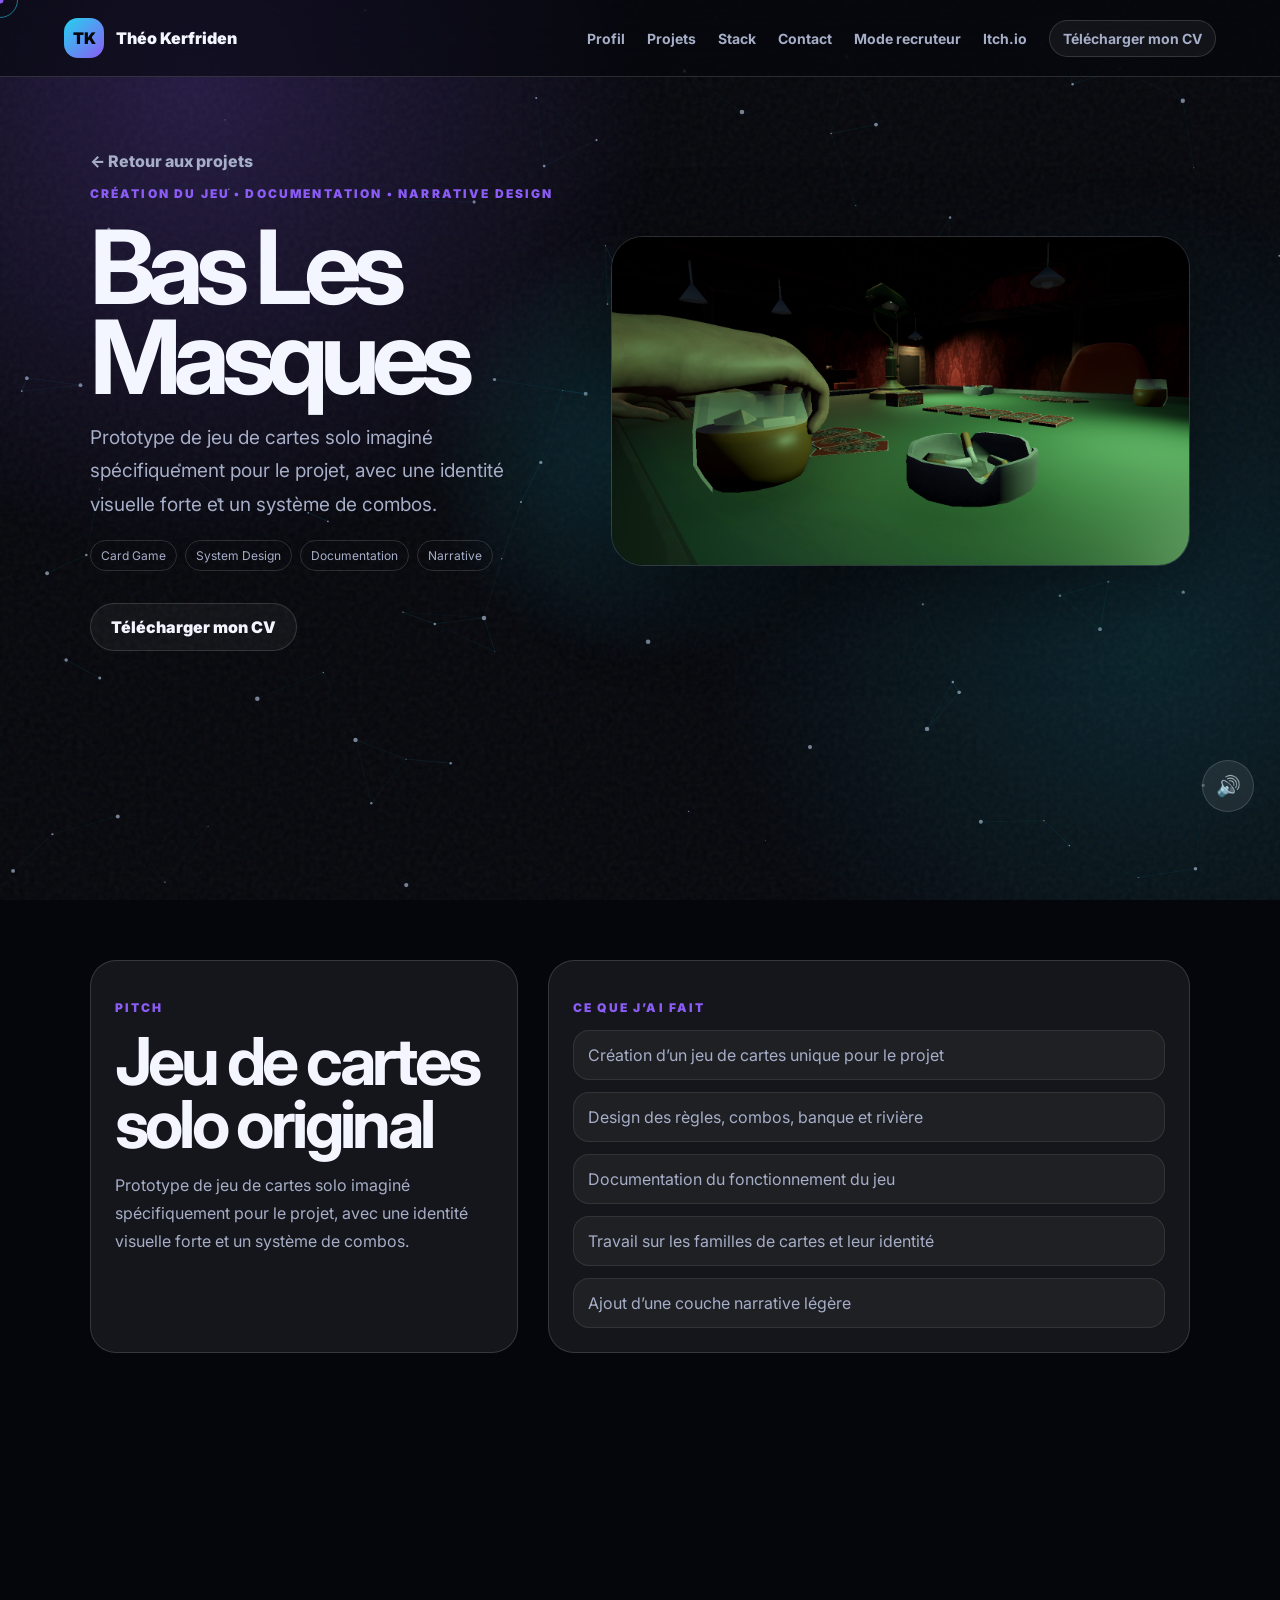
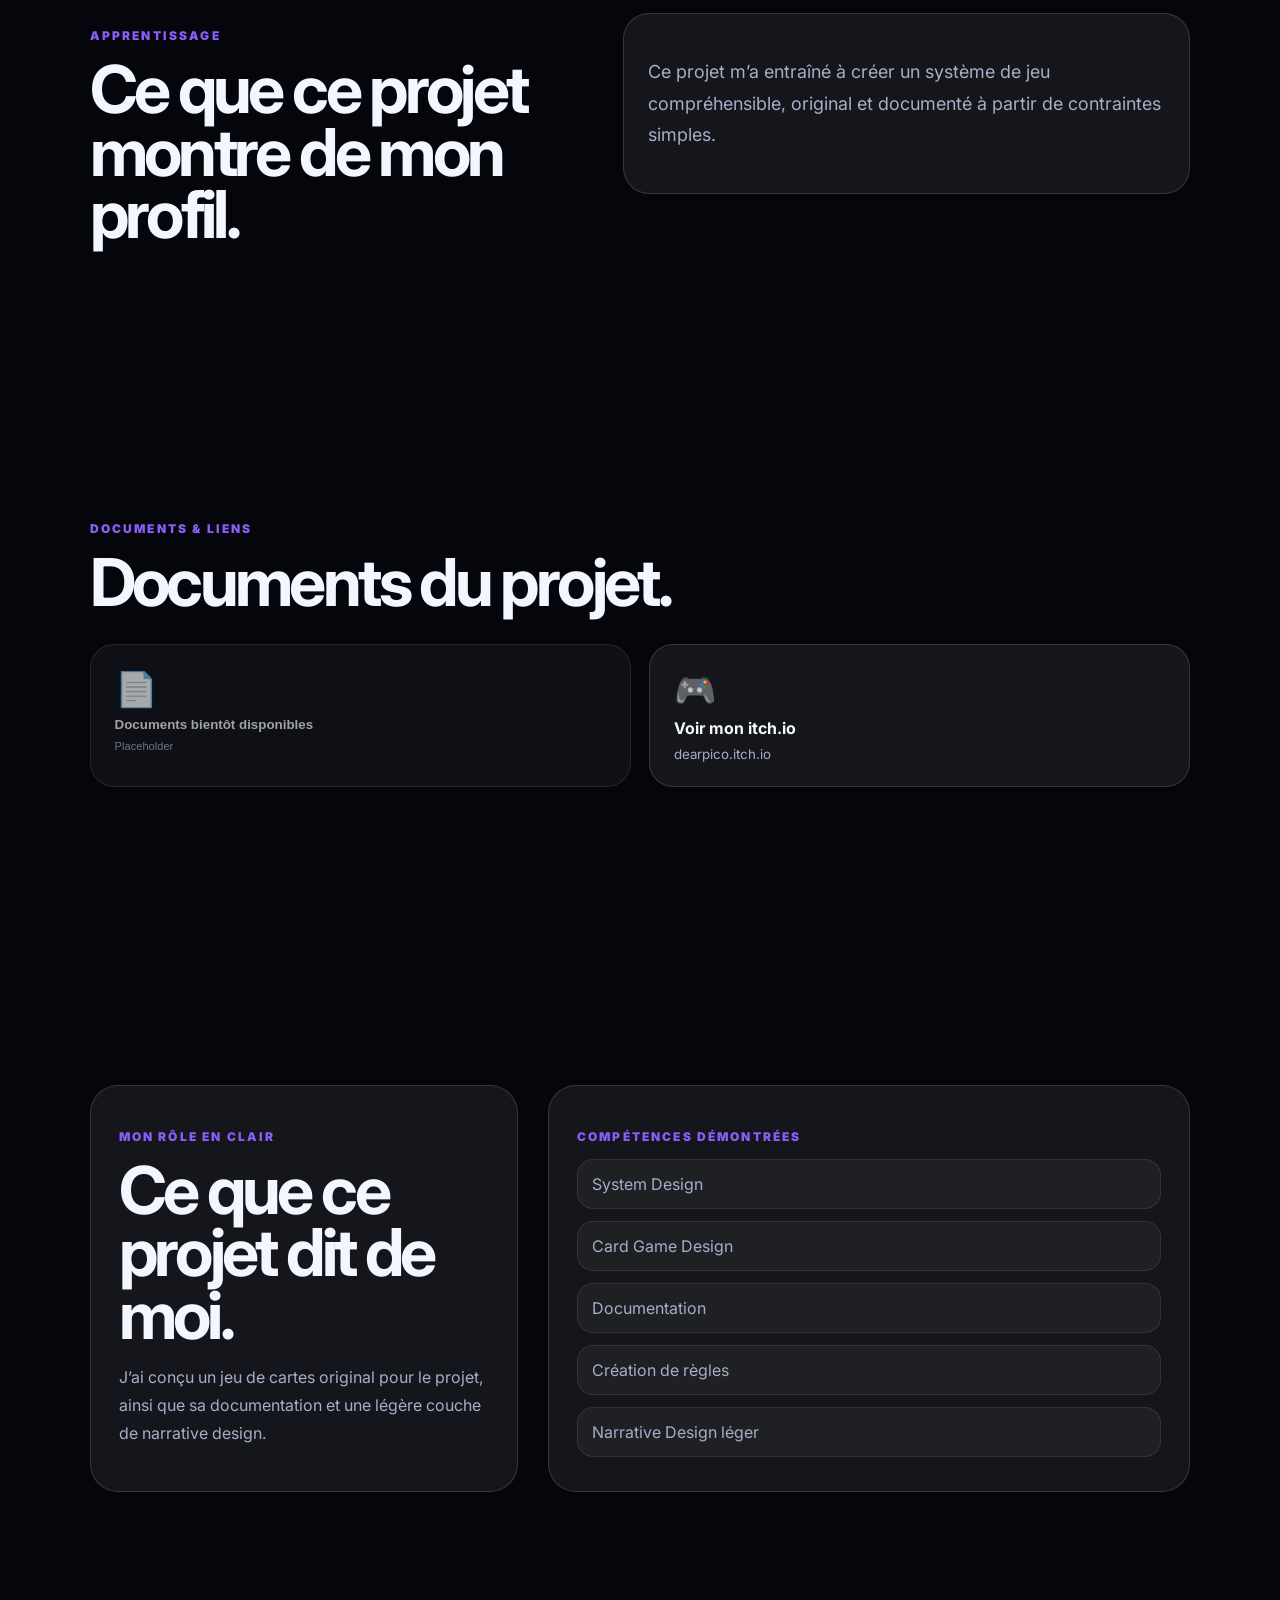
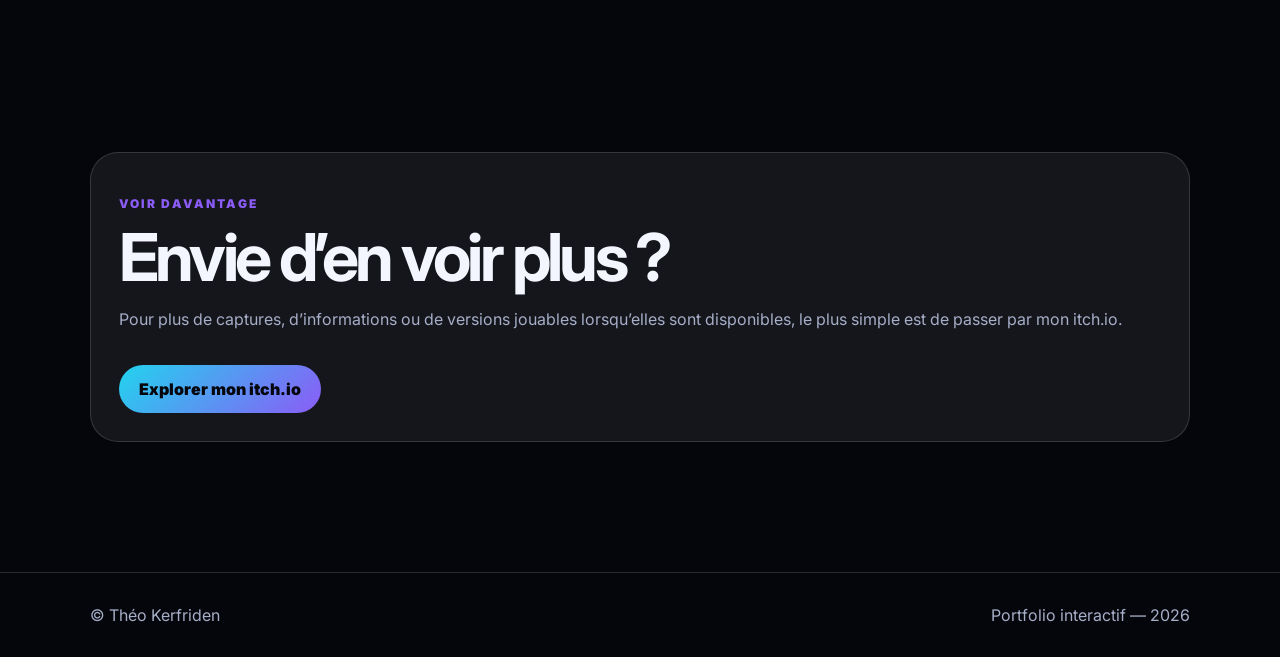
<file: projects/bas-les-masques.html>
<!DOCTYPE html>
<html lang="fr">
<head>
  <meta charset="UTF-8"/>
  <meta name="viewport" content="width=device-width, initial-scale=1.0"/>
  <title>Bas Les Masques — Théo Kerfriden</title>
  <link rel="stylesheet" href="../style.css"/>
</head>
<body>
  <canvas id="bg"></canvas><div class="noise"></div><div class="glow"></div>
  <div class="cursor-dot"></div><div class="cursor-ring"></div>
  <header class="navbar">
    <a class="brand" href="../index.html"><span class="brand-mark">TK</span><span>Théo Kerfriden</span></a>
    <nav>
      <a href="../index.html#about">Profil</a>
      <a href="../index.html">Projets</a>
      <a href="../index.html#stack">Stack</a>
      <a href="../index.html#contact">Contact</a>
      <a href="../recruiter.html">Mode recruteur</a>
      <a href="https://dearpico.itch.io" target="_blank" rel="noopener">Itch.io</a>
      <a class="cv-pill magnetic" href="https://dearpico.github.io/portfolio/cv-theo-kerfriden.pdf" download="CV-Theo-Kerfriden.pdf" data-cv-download>Télécharger mon CV</a>
    </nav>
  </header>
  <main>
    <section class="project-hero section">
      <div class="reveal">
        <a class="back" href="../index.html">← Retour aux projets</a>
        <p class="eyebrow">Création du jeu • Documentation • Narrative Design</p>
        <h1>Bas Les Masques</h1>
        <p class="hero-text">Prototype de jeu de cartes solo imaginé spécifiquement pour le projet, avec une identité visuelle forte et un système de combos.</p>
        <div class="tags"><span>Card Game</span><span>System Design</span><span>Documentation</span><span>Narrative</span></div>
        <div class="actions">
          <a class="btn ghost magnetic" href="https://dearpico.github.io/portfolio/cv-theo-kerfriden.pdf" download="CV-Theo-Kerfriden.pdf" data-cv-download>Télécharger mon CV</a>
        </div>
      </div>
      <img class="reveal tilt" src="../assets/bas-les-masques-real.png" alt="Aperçu Bas Les Masques">
    </section>
    <section class="section">
      <div class="info-grid">
        <div class="info-box reveal">
          <p class="eyebrow">Pitch</p>
          <h2>Jeu de cartes solo original</h2>
          <p>Prototype de jeu de cartes solo imaginé spécifiquement pour le projet, avec une identité visuelle forte et un système de combos.</p>
        </div>
        <div class="info-box reveal">
          <p class="eyebrow">Ce que j’ai fait</p>
          <ul class="list"><li>Création d’un jeu de cartes unique pour le projet</li><li>Design des règles, combos, banque et rivière</li><li>Documentation du fonctionnement du jeu</li><li>Travail sur les familles de cartes et leur identité</li><li>Ajout d’une couche narrative légère</li></ul>
        </div>
      </div>
    </section>
    <section class="section split">
      <div class="reveal">
        <p class="eyebrow">Apprentissage</p>
        <h2>Ce que ce projet montre de mon profil.</h2>
      </div>
      <div class="info-box reveal">
        <p class="lead">Ce projet m’a entraîné à créer un système de jeu compréhensible, original et documenté à partir de contraintes simples.</p>
      </div>
    </section>
    
    <section class="section project-docs">
      <div class="reveal">
        <p class="eyebrow">Documents & liens</p>
        <h2>Documents du projet.</h2>
        <div class="doc-grid">
          <button class="doc-card disabled"><span>📄</span><strong>Documents bientôt disponibles</strong><small>Placeholder</small></button>
          <a class="doc-card magnetic" href="https://dearpico.itch.io" target="_blank" rel="noopener"><span>🎮</span><strong>Voir mon itch.io</strong><small>dearpico.itch.io</small></a>
        </div>
      </div>
    </section>
    
    <section class="section project-skills">
      <div class="info-grid">
        <div class="info-box reveal">
          <p class="eyebrow">Mon rôle en clair</p>
          <h2>Ce que ce projet dit de moi.</h2>
          <p>J’ai conçu un jeu de cartes original pour le projet, ainsi que sa documentation et une légère couche de narrative design.</p>
        </div>
        <div class="info-box reveal">
          <p class="eyebrow">Compétences démontrées</p>
          <ul class="list"><li>System Design</li><li>Card Game Design</li><li>Documentation</li><li>Création de règles</li><li>Narrative Design léger</li></ul>
        </div>
      </div>
    </section>

    <section class="section more-on-itch">
      <div class="reveal">
        <p class="eyebrow">Voir davantage</p>
        <h2>Envie d’en voir plus ?</h2>
        <p>Pour plus de captures, d’informations ou de versions jouables lorsqu’elles sont disponibles, le plus simple est de passer par mon itch.io.</p>
        <div class="actions">
          <a class="btn primary magnetic" href="https://dearpico.itch.io" target="_blank" rel="noopener">Explorer mon itch.io</a>
        </div>
      </div>
    </section>

  </main>
  <footer class="footer"><span>© Théo Kerfriden</span><span>Portfolio interactif — 2026</span></footer>
  <button class="to-top magnetic" aria-label="Remonter en haut">↑</button>
  <script src="../script.js"></script>
</body>
</html>
</file>
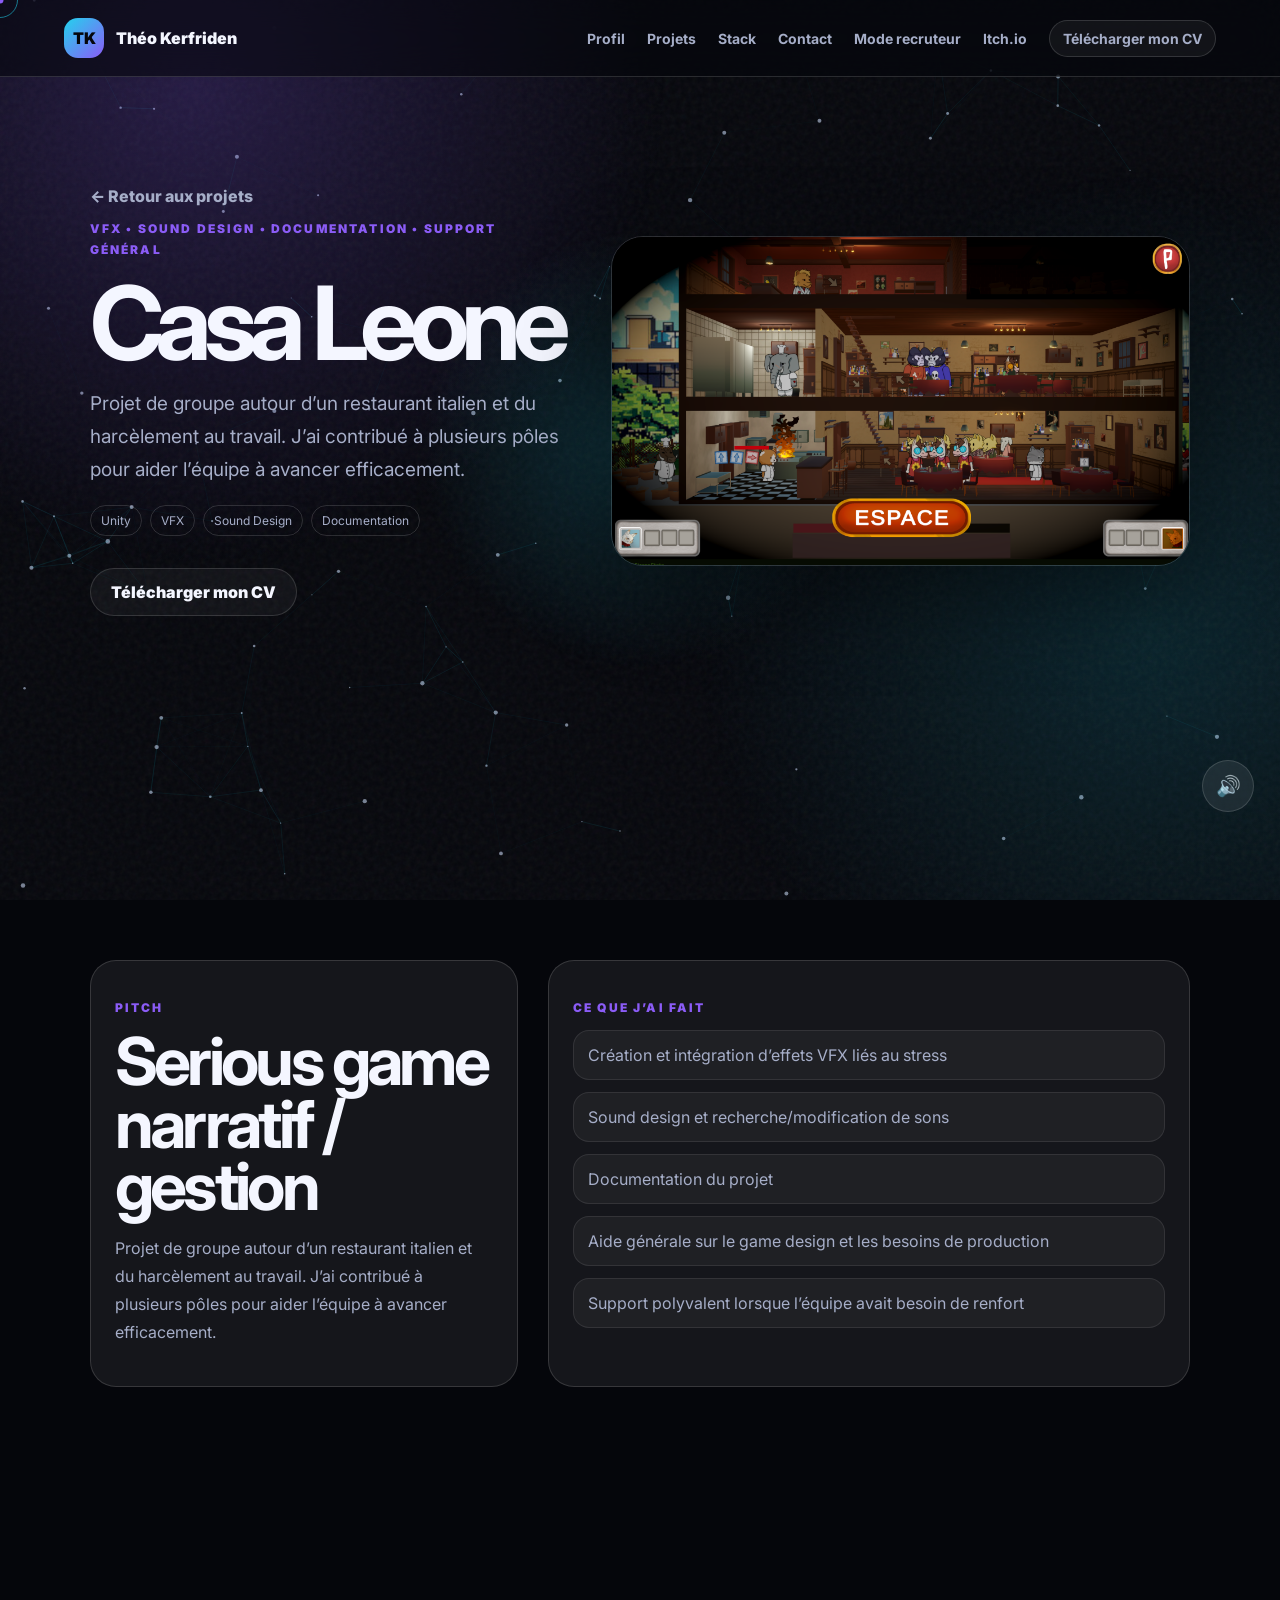
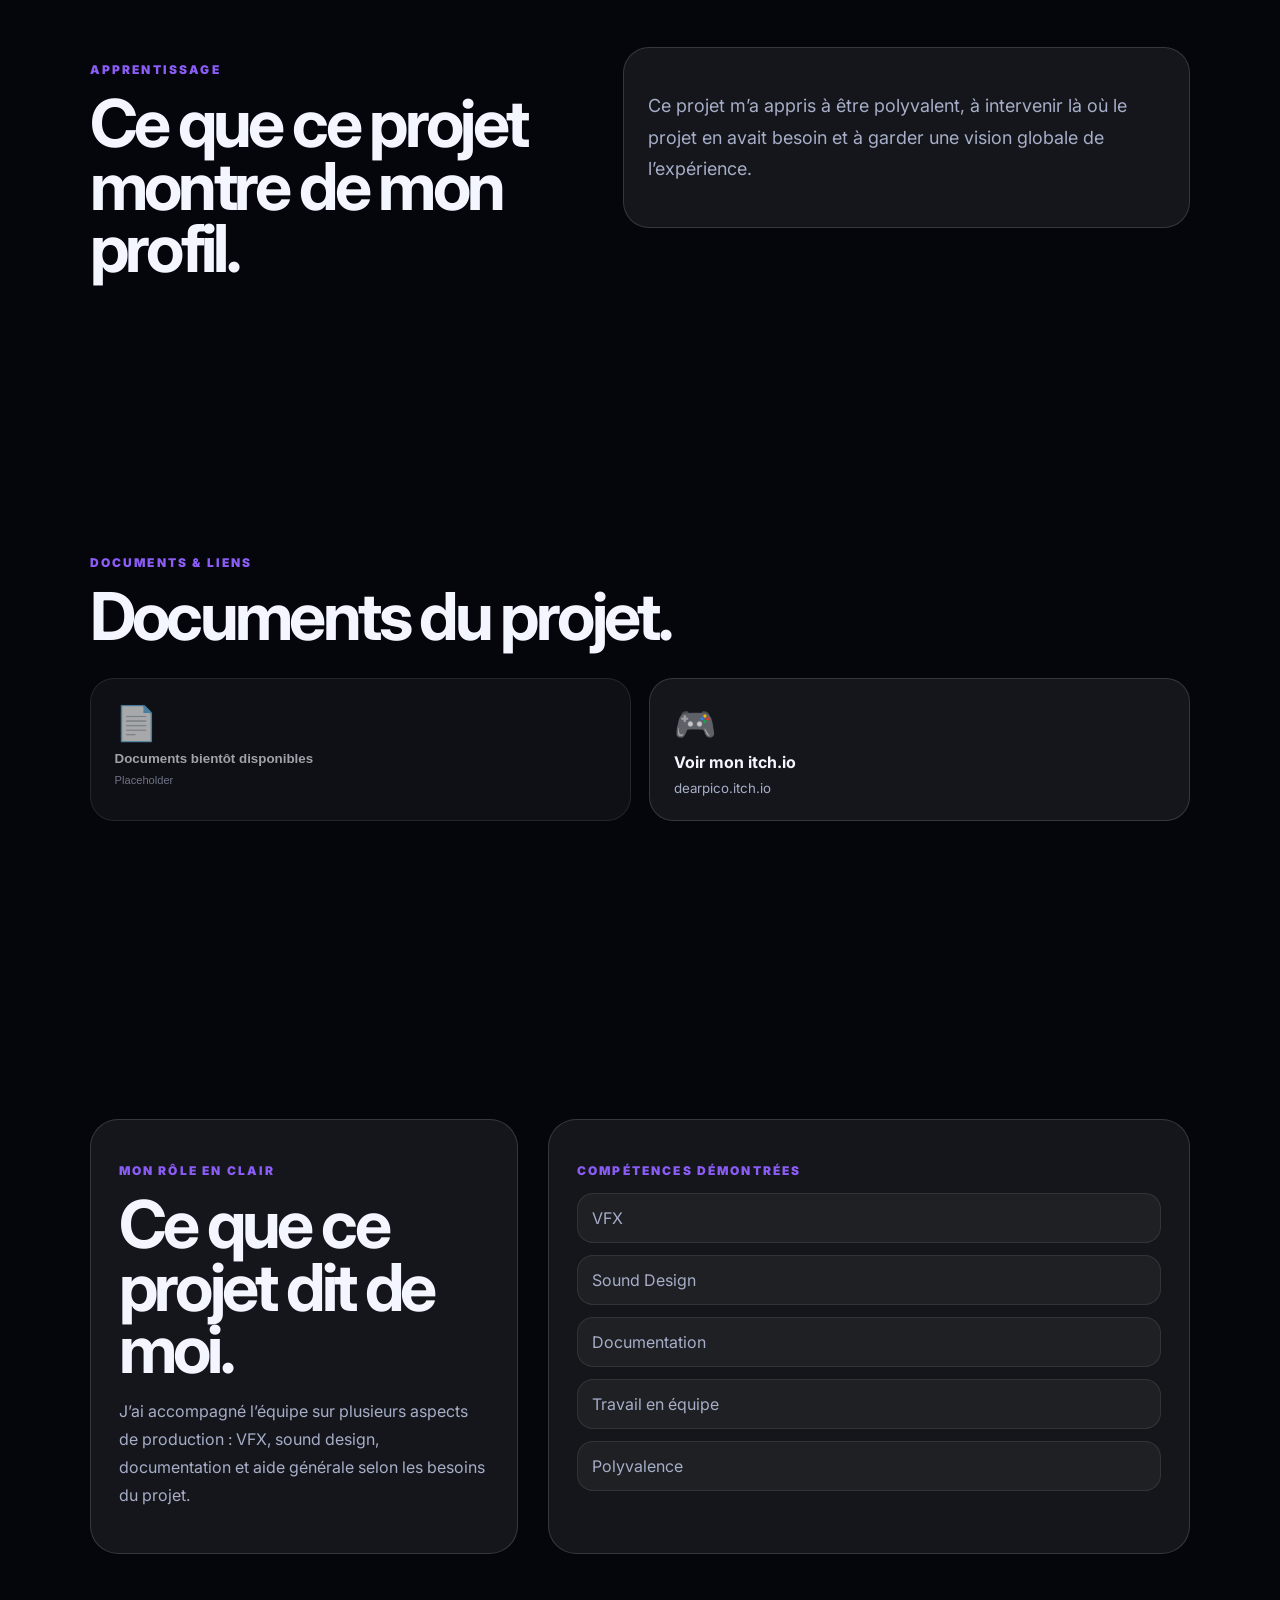
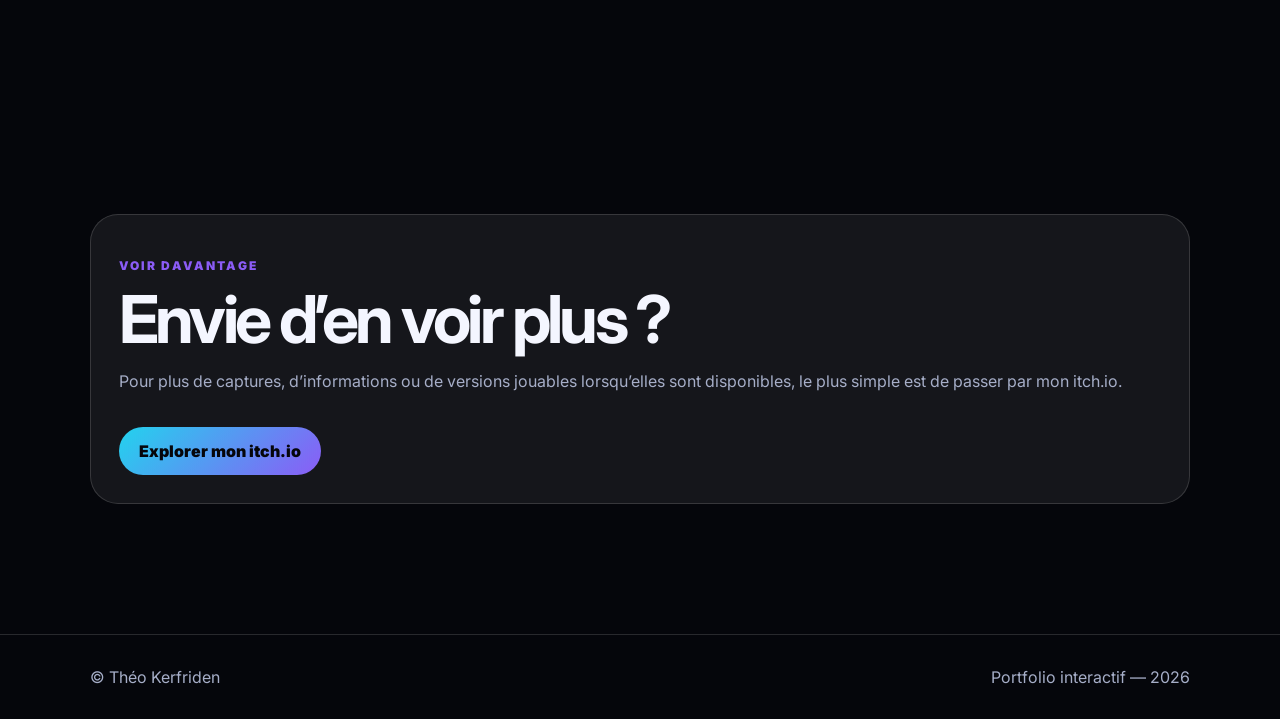
<file: projects/casa-leone.html>
<!DOCTYPE html>
<html lang="fr">
<head>
  <meta charset="UTF-8"/>
  <meta name="viewport" content="width=device-width, initial-scale=1.0"/>
  <title>Casa Leone — Théo Kerfriden</title>
  <link rel="stylesheet" href="../style.css"/>
</head>
<body>
  <canvas id="bg"></canvas><div class="noise"></div><div class="glow"></div>
  <div class="cursor-dot"></div><div class="cursor-ring"></div>
  <header class="navbar">
    <a class="brand" href="../index.html"><span class="brand-mark">TK</span><span>Théo Kerfriden</span></a>
    <nav>
      <a href="../index.html#about">Profil</a>
      <a href="../index.html">Projets</a>
      <a href="../index.html#stack">Stack</a>
      <a href="../index.html#contact">Contact</a>
      <a href="../recruiter.html">Mode recruteur</a>
      <a href="https://dearpico.itch.io" target="_blank" rel="noopener">Itch.io</a>
      <a class="cv-pill magnetic" href="https://dearpico.github.io/portfolio/cv-theo-kerfriden.pdf" download="CV-Theo-Kerfriden.pdf" data-cv-download>Télécharger mon CV</a>
    </nav>
  </header>
  <main>
    <section class="project-hero section">
      <div class="reveal">
        <a class="back" href="../index.html">← Retour aux projets</a>
        <p class="eyebrow">VFX • Sound Design • Documentation • Support général</p>
        <h1>Casa Leone</h1>
        <p class="hero-text">Projet de groupe autour d’un restaurant italien et du harcèlement au travail. J’ai contribué à plusieurs pôles pour aider l’équipe à avancer efficacement.</p>
        <div class="tags"><span>Unity</span><span>VFX</span><span>Sound Design</span><span>Documentation</span></div>
        <div class="actions">
          <a class="btn ghost magnetic" href="https://dearpico.github.io/portfolio/cv-theo-kerfriden.pdf" download="CV-Theo-Kerfriden.pdf" data-cv-download>Télécharger mon CV</a>
        </div>
      </div>
      <img class="reveal tilt" src="../assets/casa-leone-real.png" alt="Aperçu Casa Leone">
    </section>
    <section class="section">
      <div class="info-grid">
        <div class="info-box reveal">
          <p class="eyebrow">Pitch</p>
          <h2>Serious game narratif / gestion</h2>
          <p>Projet de groupe autour d’un restaurant italien et du harcèlement au travail. J’ai contribué à plusieurs pôles pour aider l’équipe à avancer efficacement.</p>
        </div>
        <div class="info-box reveal">
          <p class="eyebrow">Ce que j’ai fait</p>
          <ul class="list"><li>Création et intégration d’effets VFX liés au stress</li><li>Sound design et recherche/modification de sons</li><li>Documentation du projet</li><li>Aide générale sur le game design et les besoins de production</li><li>Support polyvalent lorsque l’équipe avait besoin de renfort</li></ul>
        </div>
      </div>
    </section>
    <section class="section split">
      <div class="reveal">
        <p class="eyebrow">Apprentissage</p>
        <h2>Ce que ce projet montre de mon profil.</h2>
      </div>
      <div class="info-box reveal">
        <p class="lead">Ce projet m’a appris à être polyvalent, à intervenir là où le projet en avait besoin et à garder une vision globale de l’expérience.</p>
      </div>
    </section>
    
    <section class="section project-docs">
      <div class="reveal">
        <p class="eyebrow">Documents & liens</p>
        <h2>Documents du projet.</h2>
        <div class="doc-grid">
          <button class="doc-card disabled"><span>📄</span><strong>Documents bientôt disponibles</strong><small>Placeholder</small></button>
          <a class="doc-card magnetic" href="https://dearpico.itch.io" target="_blank" rel="noopener"><span>🎮</span><strong>Voir mon itch.io</strong><small>dearpico.itch.io</small></a>
        </div>
      </div>
    </section>
    
    <section class="section project-skills">
      <div class="info-grid">
        <div class="info-box reveal">
          <p class="eyebrow">Mon rôle en clair</p>
          <h2>Ce que ce projet dit de moi.</h2>
          <p>J’ai accompagné l’équipe sur plusieurs aspects de production : VFX, sound design, documentation et aide générale selon les besoins du projet.</p>
        </div>
        <div class="info-box reveal">
          <p class="eyebrow">Compétences démontrées</p>
          <ul class="list"><li>VFX</li><li>Sound Design</li><li>Documentation</li><li>Travail en équipe</li><li>Polyvalence</li></ul>
        </div>
      </div>
    </section>

    <section class="section more-on-itch">
      <div class="reveal">
        <p class="eyebrow">Voir davantage</p>
        <h2>Envie d’en voir plus ?</h2>
        <p>Pour plus de captures, d’informations ou de versions jouables lorsqu’elles sont disponibles, le plus simple est de passer par mon itch.io.</p>
        <div class="actions">
          <a class="btn primary magnetic" href="https://dearpico.itch.io" target="_blank" rel="noopener">Explorer mon itch.io</a>
        </div>
      </div>
    </section>

  </main>
  <footer class="footer"><span>© Théo Kerfriden</span><span>Portfolio interactif — 2026</span></footer>
  <button class="to-top magnetic" aria-label="Remonter en haut">↑</button>
  <script src="../script.js"></script>
</body>
</html>
</file>
<file: style.css>
@import url('https://fonts.googleapis.com/css2?family=Inter:wght@400;500;700;800;900&display=swap');

:root{
  --bg:#05060b;
  --text:#f4f6ff;
  --muted:#a6aec8;
  --line:rgba(255,255,255,.14);
  --panel:rgba(255,255,255,.065);
  --panel2:rgba(255,255,255,.105);
  --accent:#8b5cf6;
  --accent2:#22d3ee;
}
*{box-sizing:border-box}
html{scroll-behavior:smooth}
body{
  margin:0;
  background:var(--bg);
  color:var(--text);
  font-family:Inter,system-ui,sans-serif;
  overflow-x:hidden;
}
body.loading main{opacity:0;transform:translateY(10px)}
main{transition:.45s ease}
#bg{position:fixed;inset:0;z-index:-3}
.noise{position:fixed;inset:0;z-index:-2;pointer-events:none;background-image:url("data:image/svg+xml,%3Csvg viewBox='0 0 200 200' xmlns='http://www.w3.org/2000/svg'%3E%3Cfilter id='n'%3E%3CfeTurbulence type='fractalNoise' baseFrequency='.85' numOctaves='3' stitchTiles='stitch'/%3E%3C/filter%3E%3Crect width='200' height='200' filter='url(%23n)' opacity='.35'/%3E%3C/svg%3E");opacity:.16;mix-blend-mode:screen}
.glow{position:fixed;inset:0;z-index:-1;pointer-events:none;background:radial-gradient(circle at var(--mx,50%) var(--my,50%),rgba(34,211,238,.18),transparent 28%),radial-gradient(circle at 15% 10%,rgba(139,92,246,.23),transparent 35%),radial-gradient(circle at 90% 70%,rgba(34,211,238,.14),transparent 35%)}
.cursor-dot,.cursor-ring{position:fixed;top:0;left:0;z-index:1000;pointer-events:none;transform:translate(-50%,-50%)}
.cursor-dot{width:7px;height:7px;border-radius:50%;background:var(--accent2)}
.cursor-ring{width:36px;height:36px;border-radius:50%;border:1px solid rgba(34,211,238,.55);transition:width .2s,height .2s,background .2s,border .2s}
.navbar{
  position:fixed;top:0;left:0;right:0;z-index:50;
  display:flex;justify-content:space-between;align-items:center;
  padding:18px clamp(20px,5vw,80px);
  background:rgba(5,6,11,.56);
  border-bottom:1px solid var(--line);
  backdrop-filter:blur(18px)
}
.brand{display:flex;align-items:center;gap:12px;font-weight:900;text-decoration:none;color:var(--text)}
.brand-mark{width:40px;height:40px;border-radius:14px;display:grid;place-items:center;background:linear-gradient(135deg,var(--accent),var(--accent2));color:#05060b}
.navbar nav{display:flex;gap:22px;align-items:center}
.navbar nav a{color:var(--muted);text-decoration:none;font-size:14px;font-weight:700}
.navbar nav a:hover{color:var(--text)}
.cv-pill{border:1px solid var(--line);border-radius:999px;padding:9px 13px!important;background:rgba(255,255,255,.05)}
.section{padding:130px clamp(20px,7vw,110px)}
.hero{min-height:100vh;display:grid;grid-template-columns:1.15fr .85fr;gap:60px;align-items:center;perspective:1200px}
.eyebrow{color:var(--accent2);letter-spacing:.18em;text-transform:uppercase;font-size:12px;font-weight:900}
h1{font-size:clamp(48px,8vw,108px);line-height:.88;letter-spacing:-.08em;margin:18px 0}
h2{font-size:clamp(34px,5.2vw,66px);line-height:.95;letter-spacing:-.055em;margin:0}
h3{font-size:28px;margin:0 0 12px}
p{color:var(--muted);line-height:1.75}
.hero-text{max-width:760px;font-size:19px}
.actions{display:flex;gap:15px;flex-wrap:wrap;margin-top:32px}
.btn{
  appearance:none;border:0;cursor:pointer;
  display:inline-flex;align-items:center;justify-content:center;gap:10px;
  min-height:48px;padding:13px 20px;border-radius:999px;
  text-decoration:none;font-weight:900;transition:.25s ease;
}
.btn.primary{background:linear-gradient(135deg,var(--accent),var(--accent2));color:#05060b}
.btn.ghost{border:1px solid var(--line);color:var(--text);background:rgba(255,255,255,.045)}
.btn:hover{transform:translateY(-3px)}
.hero-panel,.glass{
  border:1px solid var(--line);background:linear-gradient(180deg,rgba(255,255,255,.105),rgba(255,255,255,.045));
  box-shadow:0 30px 90px rgba(0,0,0,.42);backdrop-filter:blur(18px);border-radius:30px
}
.hero-panel{position:relative;overflow:hidden;padding:26px;min-height:430px;transform-style:preserve-3d}
.hero-panel:before{content:"";position:absolute;inset:-70%;background:conic-gradient(transparent,rgba(34,211,238,.27),transparent,rgba(139,92,246,.28),transparent);animation:spin 9s linear infinite}
.hero-panel:after{content:"";position:absolute;inset:1px;border-radius:29px;background:#080a13}
.panel-content{position:relative;z-index:2}
.panel-head{display:flex;align-items:center;gap:11px;border-bottom:1px solid var(--line);padding-bottom:22px;color:var(--muted);font-family:ui-monospace,monospace}
.status{width:10px;height:10px;border-radius:50%;background:#34d399;box-shadow:0 0 18px #34d399}
.terminal{padding-top:28px;font-family:ui-monospace,monospace}
.terminal p{margin:13px 0}.terminal b{color:var(--accent2)}
.xp-card{margin-top:26px;padding:18px;border-radius:22px;background:rgba(255,255,255,.055);border:1px solid var(--line)}
.xp-row{display:flex;justify-content:space-between;gap:20px;margin:12px 0;color:var(--muted)}
.xp-row strong{color:var(--text)}
.split{display:grid;grid-template-columns:.9fr 1.1fr;gap:70px;align-items:start}
.lead{font-size:18px}
.stat-grid{display:grid;grid-template-columns:repeat(3,1fr);gap:16px;margin-top:26px}
.stat{padding:18px;border-radius:22px;border:1px solid var(--line);background:var(--panel)}
.stat strong{font-size:30px;display:block}.stat span{color:var(--muted);font-size:13px}
.project-grid{display:grid;grid-template-columns:repeat(4,1fr);gap:20px;margin-top:46px}
.project-card{position:relative;overflow:hidden;min-height:430px;padding:24px;border-radius:28px;border:1px solid var(--line);background:var(--panel);text-decoration:none;color:var(--text);transition:.25s ease;transform-style:preserve-3d}
.project-card:hover{background:var(--panel2);border-color:rgba(34,211,238,.45)}
.project-card img{width:100%;height:145px;object-fit:cover;border-radius:20px;border:1px solid var(--line);margin-bottom:20px}
.project-role{color:var(--accent2);font-size:13px;font-weight:900}
.tags{display:flex;gap:8px;flex-wrap:wrap;margin-top:18px}
.tags span{font-size:12px;border:1px solid var(--line);padding:7px 10px;border-radius:999px;color:var(--muted)}
.stack-grid{display:grid;grid-template-columns:repeat(6,1fr);gap:14px;margin-top:42px}
.stack-item{padding:20px;border:1px solid var(--line);border-radius:22px;background:var(--panel);text-align:center;font-weight:900}
.timeline{margin-top:40px;border-left:1px solid var(--line);padding-left:26px}
.timeline-item{position:relative;margin:0 0 34px}.timeline-item:before{content:"";position:absolute;left:-33px;top:8px;width:13px;height:13px;border-radius:50%;background:var(--accent2);box-shadow:0 0 18px var(--accent2)}
.contact{min-height:70vh;display:flex;flex-direction:column;align-items:flex-start;justify-content:center;max-width:1000px}
.footer{display:flex;justify-content:space-between;gap:20px;padding:32px clamp(20px,7vw,110px);border-top:1px solid var(--line);color:var(--muted)}
.reveal{opacity:0;transform:translateY(28px);transition:opacity .75s ease,transform .75s ease}.reveal.visible{opacity:1;transform:translateY(0)}
.toast{position:fixed;left:50%;bottom:28px;z-index:2000;transform:translate(-50%,20px);opacity:0;background:#0b1020;border:1px solid var(--line);box-shadow:0 20px 60px rgba(0,0,0,.45);padding:14px 18px;border-radius:999px;color:var(--text);transition:.3s ease}.toast.show{opacity:1;transform:translate(-50%,0)}
.project-hero{min-height:88vh;display:grid;grid-template-columns:.9fr 1.1fr;gap:48px;align-items:center;padding-top:140px}
.project-hero img{width:100%;border-radius:32px;border:1px solid var(--line);box-shadow:0 30px 90px rgba(0,0,0,.42)}
.back{color:var(--muted);text-decoration:none;font-weight:800}
.info-grid{display:grid;grid-template-columns:.8fr 1.2fr;gap:30px;margin-top:38px}
.info-box{padding:24px;border-radius:26px;border:1px solid var(--line);background:var(--panel)}
.list{display:grid;gap:12px;margin:0;padding:0;list-style:none}.list li{padding:14px;border-radius:16px;background:rgba(255,255,255,.045);color:var(--muted);border:1px solid rgba(255,255,255,.09)}
.gallery{display:grid;grid-template-columns:repeat(3,1fr);gap:18px;margin-top:36px}.gallery img{width:100%;border-radius:24px;border:1px solid var(--line);cursor:pointer;transition:.2s}.gallery img:hover{transform:translateY(-4px);filter:brightness(1.15)}
.lightbox{position:fixed;inset:0;z-index:3000;background:rgba(0,0,0,.82);display:none;place-items:center;padding:30px}.lightbox.show{display:grid}.lightbox img{max-width:min(1100px,96vw);max-height:86vh;border-radius:26px;border:1px solid var(--line)}
@keyframes spin{to{transform:rotate(360deg)}}
@media(max-width:1050px){.hero,.split,.project-hero,.info-grid{grid-template-columns:1fr}.project-grid{grid-template-columns:repeat(2,1fr)}.stack-grid{grid-template-columns:repeat(3,1fr)}}
@media(max-width:680px){.navbar{position:absolute}.navbar nav{display:none}.section{padding:95px 20px}.project-grid,.stack-grid,.gallery,.stat-grid{grid-template-columns:1fr}.cursor-dot,.cursor-ring{display:none}.footer{flex-direction:column}h1{font-size:48px}}


/* V3 — stronger scroll entrance + back-to-top button */
.section:not(.hero){
  overflow:hidden;
}

.reveal{
  opacity:0;
  transform:translateY(70px) scale(.985);
  filter:blur(8px);
  transition:
    opacity .9s cubic-bezier(.16,1,.3,1),
    transform .9s cubic-bezier(.16,1,.3,1),
    filter .9s cubic-bezier(.16,1,.3,1);
  transition-delay:var(--delay,0ms);
}

.reveal.visible{
  opacity:1;
  transform:translateY(0) scale(1);
  filter:blur(0);
}

.project-card.reveal:nth-child(2),
.stack-item:nth-child(2){--delay:80ms}
.project-card.reveal:nth-child(3),
.stack-item:nth-child(3){--delay:160ms}
.project-card.reveal:nth-child(4),
.stack-item:nth-child(4){--delay:240ms}

.to-top{
  position:fixed;
  right:26px;
  bottom:26px;
  z-index:1200;
  width:52px;
  height:52px;
  border-radius:999px;
  border:1px solid var(--line);
  background:linear-gradient(135deg,rgba(139,92,246,.92),rgba(34,211,238,.92));
  color:#05060b;
  font-size:24px;
  font-weight:900;
  cursor:pointer;
  box-shadow:0 18px 45px rgba(0,0,0,.38);
  opacity:0;
  pointer-events:none;
  transform:translateY(18px) scale(.88);
  transition:opacity .25s ease, transform .25s ease, filter .25s ease;
}

.to-top.show{
  opacity:1;
  pointer-events:auto;
  transform:translateY(0) scale(1);
}

.to-top:hover{
  filter:brightness(1.15);
}

@media(max-width:680px){
  .to-top{
    right:18px;
    bottom:18px;
    width:48px;
    height:48px;
  }
}


/* V4 — boot, recruiter mode, docs, stronger project visuals */
.boot-overlay{
  position:fixed;
  inset:0;
  z-index:5000;
  display:grid;
  place-items:center;
  background:#05060b;
  animation:bootOut .8s ease 2.8s forwards;
}
.boot-box{
  width:min(620px,90vw);
  padding:34px;
  border:1px solid var(--line);
  border-radius:28px;
  background:rgba(255,255,255,.055);
  box-shadow:0 30px 90px rgba(0,0,0,.55);
  font-family:ui-monospace,monospace;
}
.boot-line{
  margin:10px 0;
  opacity:0;
  color:var(--accent2);
  animation:lineIn .35s ease forwards;
}
.boot-line:nth-child(2){animation-delay:.35s}
.boot-line:nth-child(3){animation-delay:.7s}
.boot-line:nth-child(4){animation-delay:1.05s}
.boot-box h2{
  margin-top:22px;
  opacity:0;
  animation:lineIn .5s ease 1.45s forwards;
}
@keyframes lineIn{to{opacity:1;transform:translateY(0)}from{opacity:0;transform:translateY(8px)}}
@keyframes bootOut{to{opacity:0;visibility:hidden;pointer-events:none}}

.project-card img{
  height:175px;
  filter:saturate(1.08) contrast(1.04);
}
.project-card:before,.mini-card:before{
  content:"";
  position:absolute;
  inset:0;
  background:radial-gradient(circle at var(--card-x,50%) var(--card-y,50%),rgba(255,255,255,.18),transparent 32%);
  opacity:0;
  transition:.2s;
  pointer-events:none;
}
.project-card:hover:before,.mini-card:hover:before{opacity:1}

.doc-grid{
  display:grid;
  grid-template-columns:repeat(2,minmax(0,1fr));
  gap:18px;
  margin-top:30px;
}
.doc-card{
  border:1px solid var(--line);
  background:var(--panel);
  border-radius:24px;
  padding:24px;
  text-decoration:none;
  color:var(--text);
  display:flex;
  flex-direction:column;
  gap:8px;
  align-items:flex-start;
  transition:.25s ease;
}
.doc-card span{font-size:34px}
.doc-card small{color:var(--muted)}
.doc-card:hover{transform:translateY(-4px);border-color:rgba(34,211,238,.45);background:var(--panel2)}
.doc-card.disabled{cursor:not-allowed;opacity:.65}

.recruiter-preview{
  min-height:55vh;
  display:flex;
  align-items:center;
}

.recruiter-page{
  padding-top:150px;
}
.recruiter-grid{
  display:grid;
  grid-template-columns:1fr 1fr;
  gap:24px;
  margin-top:44px;
}
.mini-projects{
  display:grid;
  grid-template-columns:repeat(4,1fr);
  gap:18px;
  margin-top:34px;
}
.mini-card{
  position:relative;
  overflow:hidden;
  border:1px solid var(--line);
  border-radius:24px;
  background:var(--panel);
  text-decoration:none;
  color:var(--text);
  transition:.25s ease;
}
.mini-card img{
  width:100%;
  height:150px;
  object-fit:cover;
  display:block;
}
.mini-card span{
  display:block;
  padding:16px;
  font-weight:900;
}
.mini-card:hover{
  transform:translateY(-5px);
  border-color:rgba(34,211,238,.45);
}

.sound-toggle{
  position:fixed;
  right:26px;
  bottom:88px;
  z-index:1200;
  width:52px;
  height:52px;
  border-radius:999px;
  border:1px solid var(--line);
  background:rgba(255,255,255,.08);
  color:var(--text);
  font-size:20px;
  cursor:pointer;
  backdrop-filter:blur(16px);
}

.egg{
  position:fixed;
  left:50%;
  top:24px;
  transform:translateX(-50%) translateY(-20px);
  z-index:2500;
  opacity:0;
  pointer-events:none;
  background:#0b1020;
  border:1px solid var(--line);
  border-radius:999px;
  padding:13px 18px;
  color:var(--text);
  box-shadow:0 20px 60px rgba(0,0,0,.45);
  transition:.3s ease;
}
.egg.show{opacity:1;transform:translateX(-50%) translateY(0)}

@media(max-width:1050px){
  .recruiter-grid,.mini-projects{grid-template-columns:1fr 1fr}
}
@media(max-width:680px){
  .doc-grid,.recruiter-grid,.mini-projects{grid-template-columns:1fr}
  .sound-toggle{right:18px;bottom:78px;width:48px;height:48px}
}


/* V4.1 — boot animation only once per browser session */
.boot-overlay.skip{
  display:none !important;
}


/* Simple V5 — clean selling portfolio */
:root{
  --accent:#22D3EE;
  --accent2:#8B5CF6;
}

.why-grid{
  display:grid;
  grid-template-columns:repeat(4,1fr);
  gap:18px;
  margin-top:42px;
}

.why-card{
  position:relative;
  min-height:260px;
  perspective:1000px;
  border:0;
  background:transparent;
}

.why-front,
.why-back{
  position:absolute;
  inset:0;
  border:1px solid var(--line);
  border-radius:26px;
  background:linear-gradient(180deg,rgba(255,255,255,.09),rgba(255,255,255,.045));
  backface-visibility:hidden;
  transition:transform .65s cubic-bezier(.16,1,.3,1), border-color .25s ease, background .25s ease;
  display:flex;
  flex-direction:column;
  justify-content:center;
  padding:26px;
}

.why-front span{
  font-size:42px;
  margin-bottom:16px;
}

.why-front h3{
  margin:0;
}

.why-back{
  transform:rotateY(180deg);
  background:linear-gradient(180deg,rgba(139,92,246,.11),rgba(255,255,255,.05));
}

.why-back p{
  color:var(--text);
  font-size:16px;
}

.why-card:hover .why-front{
  transform:rotateY(180deg);
  border-color:rgba(34,211,238,.45);
}

.why-card:hover .why-back{
  transform:rotateY(360deg);
  border-color:rgba(34,211,238,.45);
}

.gdd-premium{
  display:grid;
  grid-template-columns:1.2fr .8fr;
  gap:24px;
  align-items:center;
  border:1px solid rgba(214,179,106,.32);
  border-radius:32px;
  padding:34px;
  background:
    radial-gradient(circle at 15% 20%,rgba(34,211,238,.16),transparent 34%),
    linear-gradient(180deg,rgba(255,255,255,.09),rgba(255,255,255,.04));
}

.premium-doc{
  min-height:220px;
  justify-content:center;
  background:rgba(34,211,238,.08);
  border-color:rgba(214,179,106,.35);
}

.premium-doc strong{
  font-size:24px;
}

.project-skills .info-box,
.more-on-itch .reveal{
  border:1px solid var(--line);
  border-radius:28px;
  padding:28px;
  background:var(--panel);
}

.more-on-itch{
  min-height:45vh;
}

.project-docs .doc-grid{
  margin-bottom:0;
}

.gallery,
.lightbox{
  display:none !important;
}

@media(max-width:1050px){
  .why-grid,
  .gdd-premium{
    grid-template-columns:1fr 1fr;
  }
}

@media(max-width:680px){
  .why-grid,
  .gdd-premium{
    grid-template-columns:1fr;
  }
}

.project-card{
transition:.3s ease;
}
.project-card:hover{
transform:translateY(-8px);
box-shadow:0 25px 70px rgba(0,0,0,.45);
border-color:rgba(34,211,238,.35);
}
.project-card img{
height:220px;
}
.project-card-body{
display:flex;
flex-direction:column;
height:calc(100% - 220px);
}
.project-card .mini{
margin-top:auto;
}
.role{
text-transform:uppercase;
letter-spacing:.12em;
}


/* V5.2 — featured Ashen Steel project layout */
.featured-project{
  display:grid;
  grid-template-columns:1.15fr .85fr;
  gap:28px;
  margin-top:46px;
  border:1px solid rgba(34,211,238,.26);
  border-radius:34px;
  background:
    radial-gradient(circle at 20% 10%,rgba(34,211,238,.13),transparent 36%),
    linear-gradient(180deg,rgba(255,255,255,.09),rgba(255,255,255,.04));
  padding:24px;
  box-shadow:0 30px 90px rgba(0,0,0,.35);
  overflow:hidden;
}

.featured-img{
  position:relative;
  min-height:430px;
  border-radius:26px;
  overflow:hidden;
  border:1px solid var(--line);
}

.featured-img img{
  width:100%;
  height:100%;
  object-fit:cover;
  display:block;
  transition:transform .45s ease, filter .45s ease;
}

.featured-project:hover .featured-img img{
  transform:scale(1.04);
  filter:saturate(1.12) contrast(1.05);
}

.featured-badge{
  position:absolute;
  top:18px;
  left:18px;
  display:inline-flex;
  align-items:center;
  gap:8px;
  padding:10px 14px;
  border-radius:999px;
  background:rgba(5,6,11,.72);
  border:1px solid rgba(34,211,238,.34);
  backdrop-filter:blur(14px);
  color:var(--text);
  font-weight:900;
  font-size:13px;
}

.featured-content{
  display:flex;
  flex-direction:column;
  justify-content:center;
  padding:16px;
}

.featured-content h3{
  font-size:clamp(42px,5vw,72px);
  line-height:.9;
  letter-spacing:-.06em;
  margin:8px 0 18px;
}

.featured-content p{
  font-size:17px;
}

.featured-skills{
  display:flex;
  flex-wrap:wrap;
  gap:10px;
  margin:24px 0 4px;
}

.featured-skills span{
  padding:9px 12px;
  border-radius:999px;
  background:rgba(34,211,238,.08);
  border:1px solid rgba(34,211,238,.22);
  color:var(--muted);
  font-size:13px;
  font-weight:800;
}

.secondary-project-grid{
  display:grid;
  grid-template-columns:repeat(3,1fr);
  gap:20px;
  margin-top:22px;
}

.secondary-project-grid .project-card{
  min-height:500px;
}

.secondary-project-grid .project-card img{
  height:210px;
}

@media(max-width:1050px){
  .featured-project{
    grid-template-columns:1fr;
  }
  .featured-img{
    min-height:320px;
  }
  .secondary-project-grid{
    grid-template-columns:1fr;
  }
}
</file>
